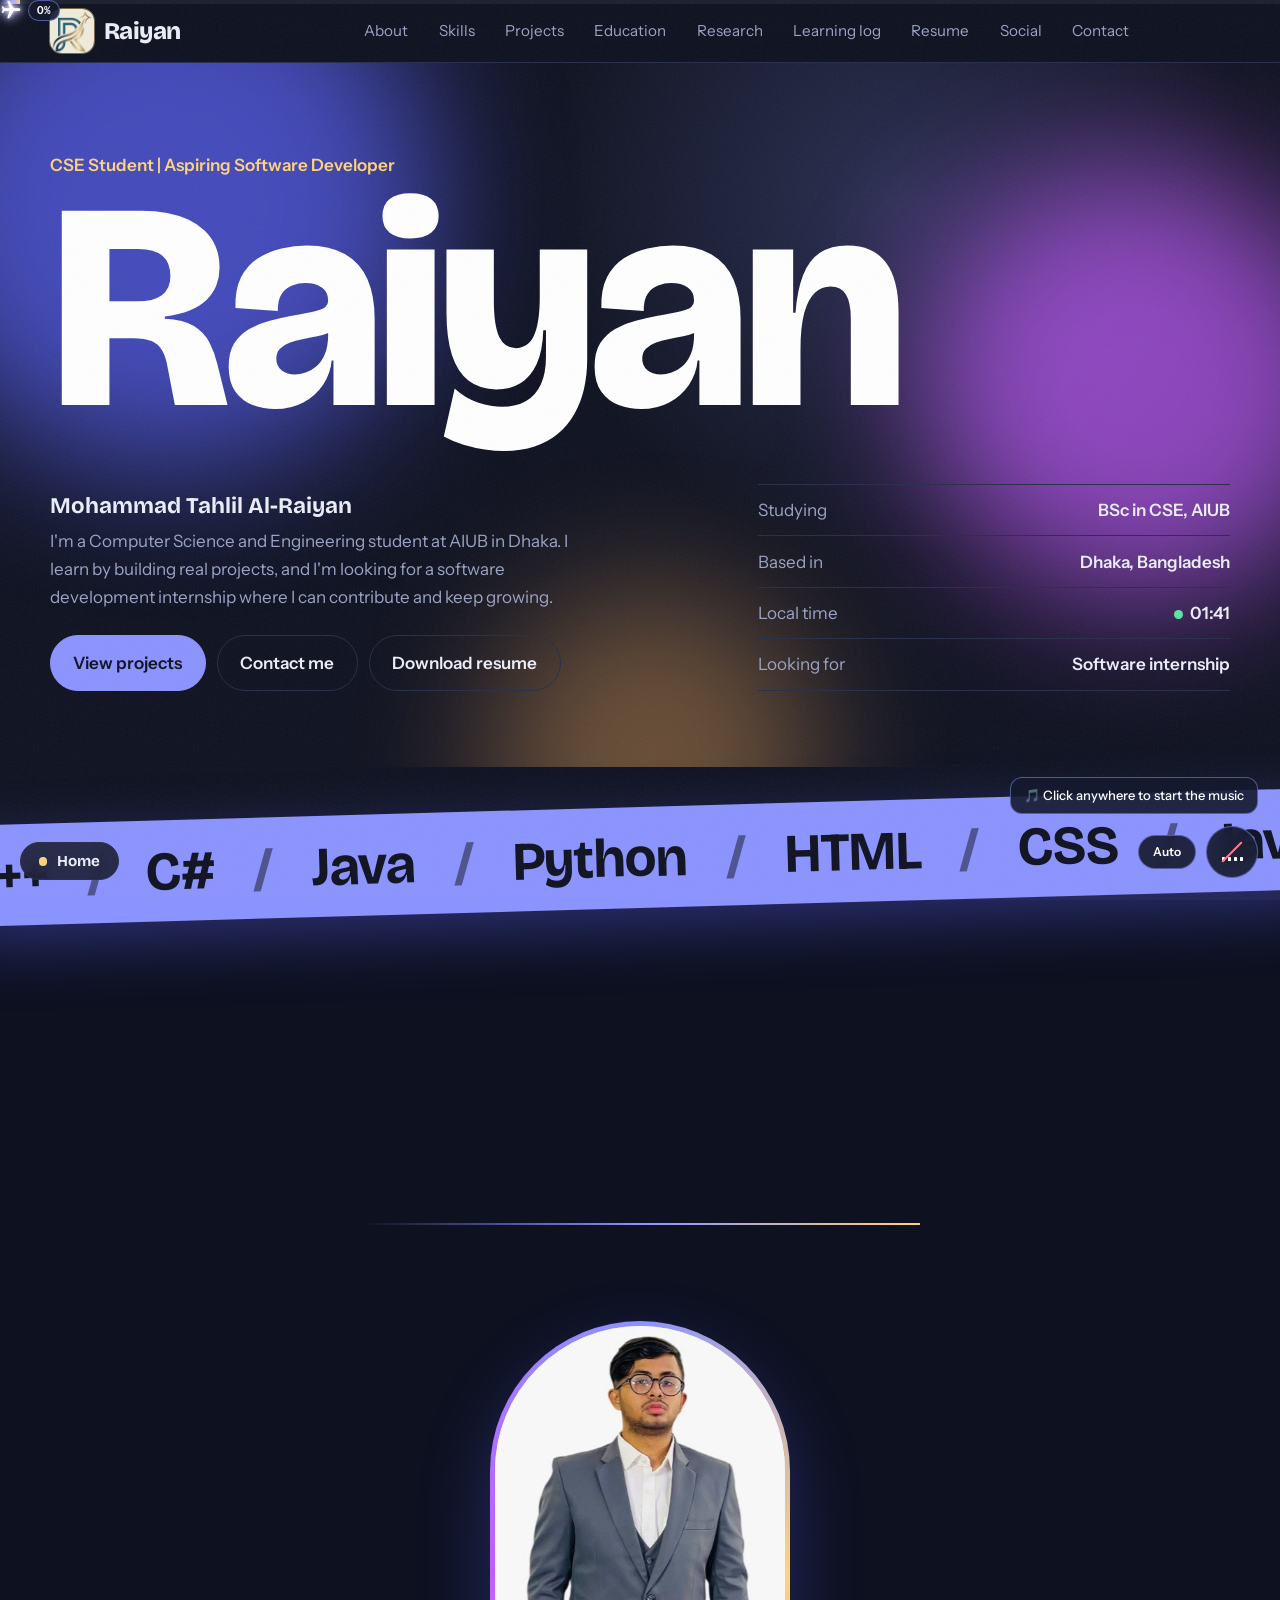
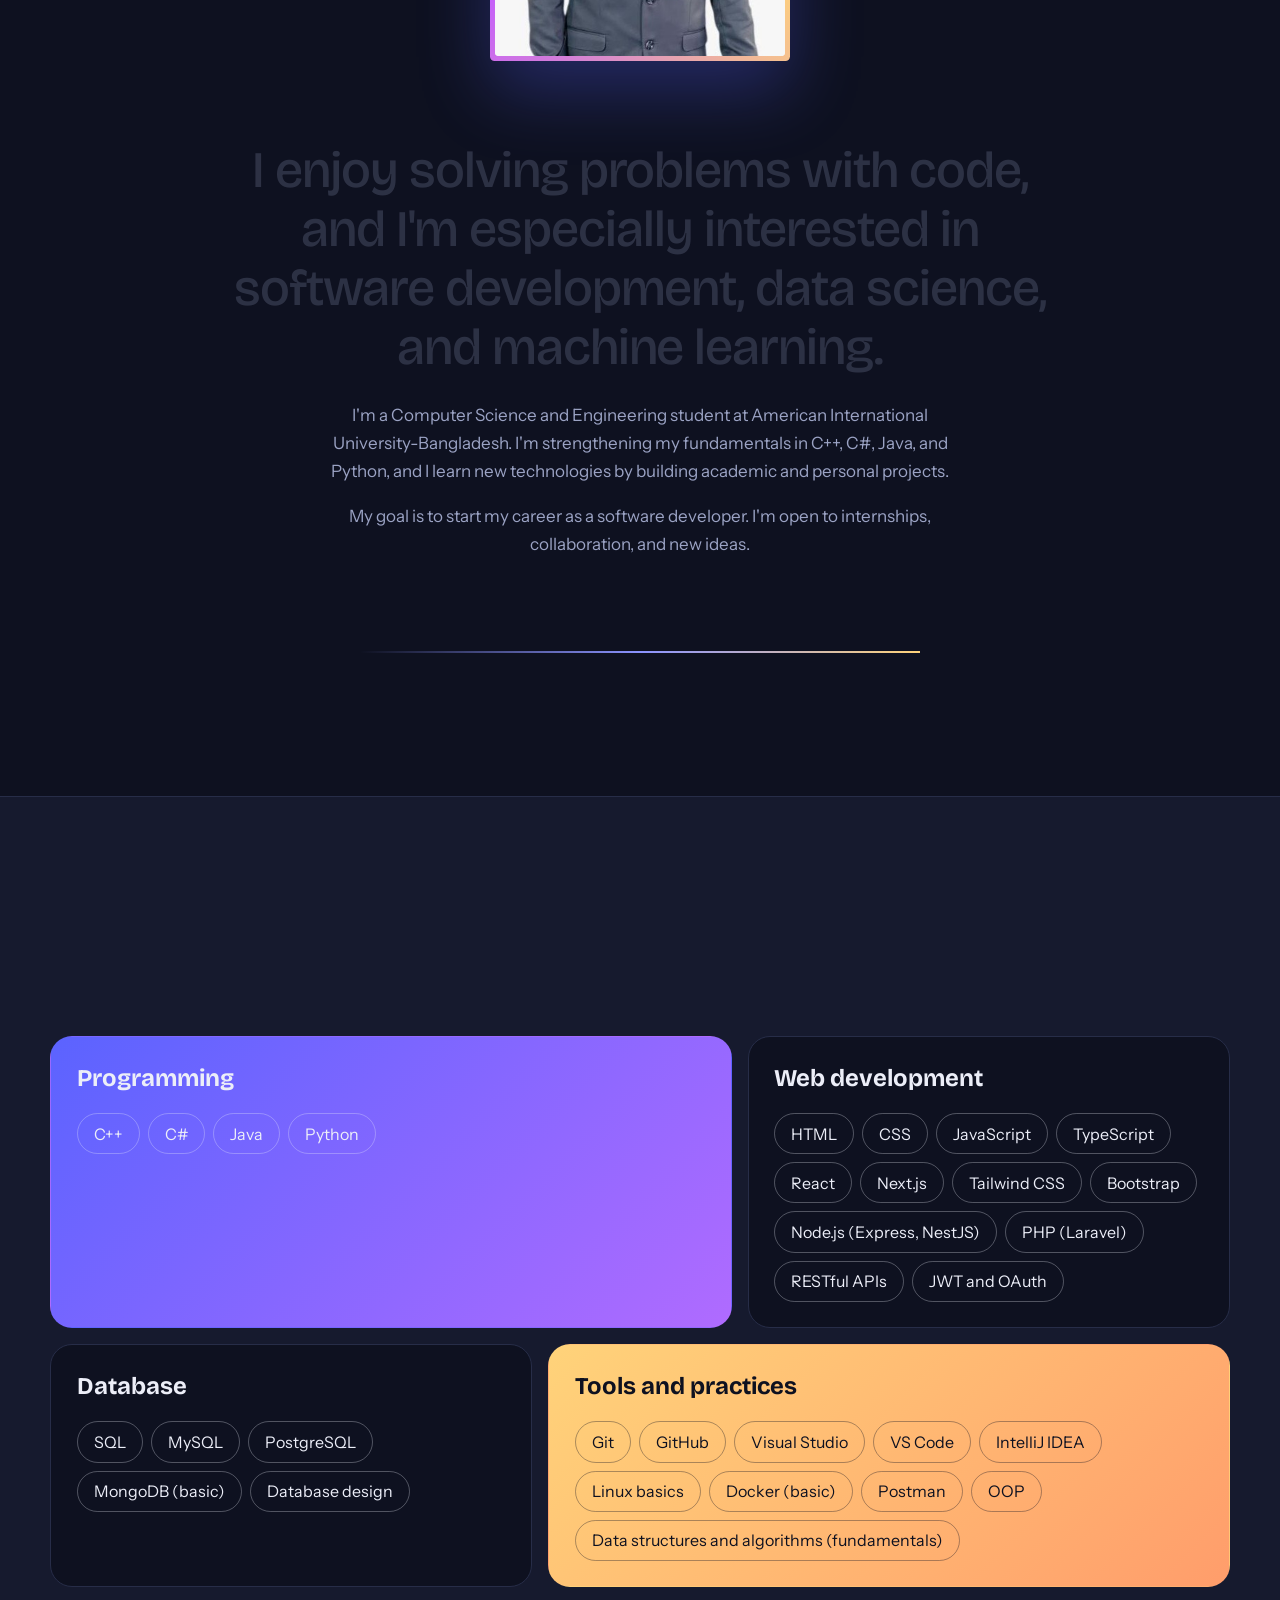
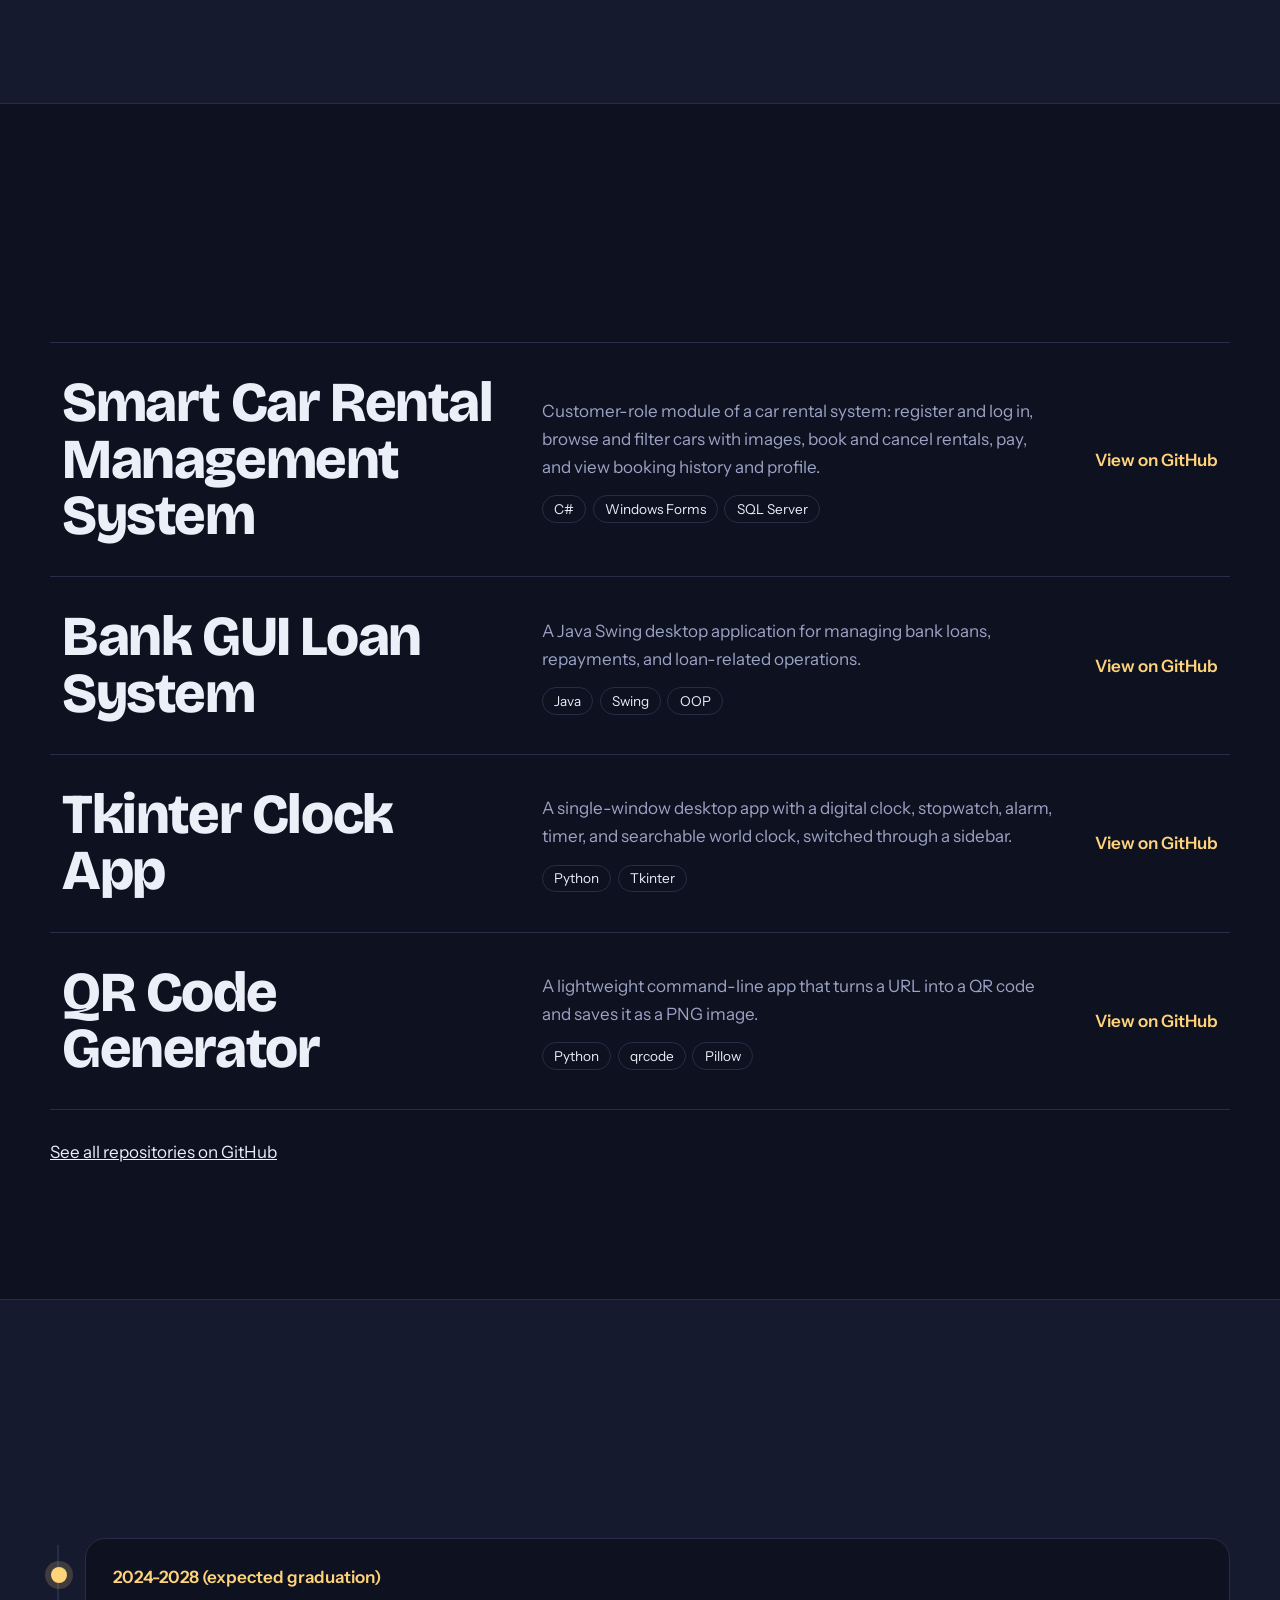
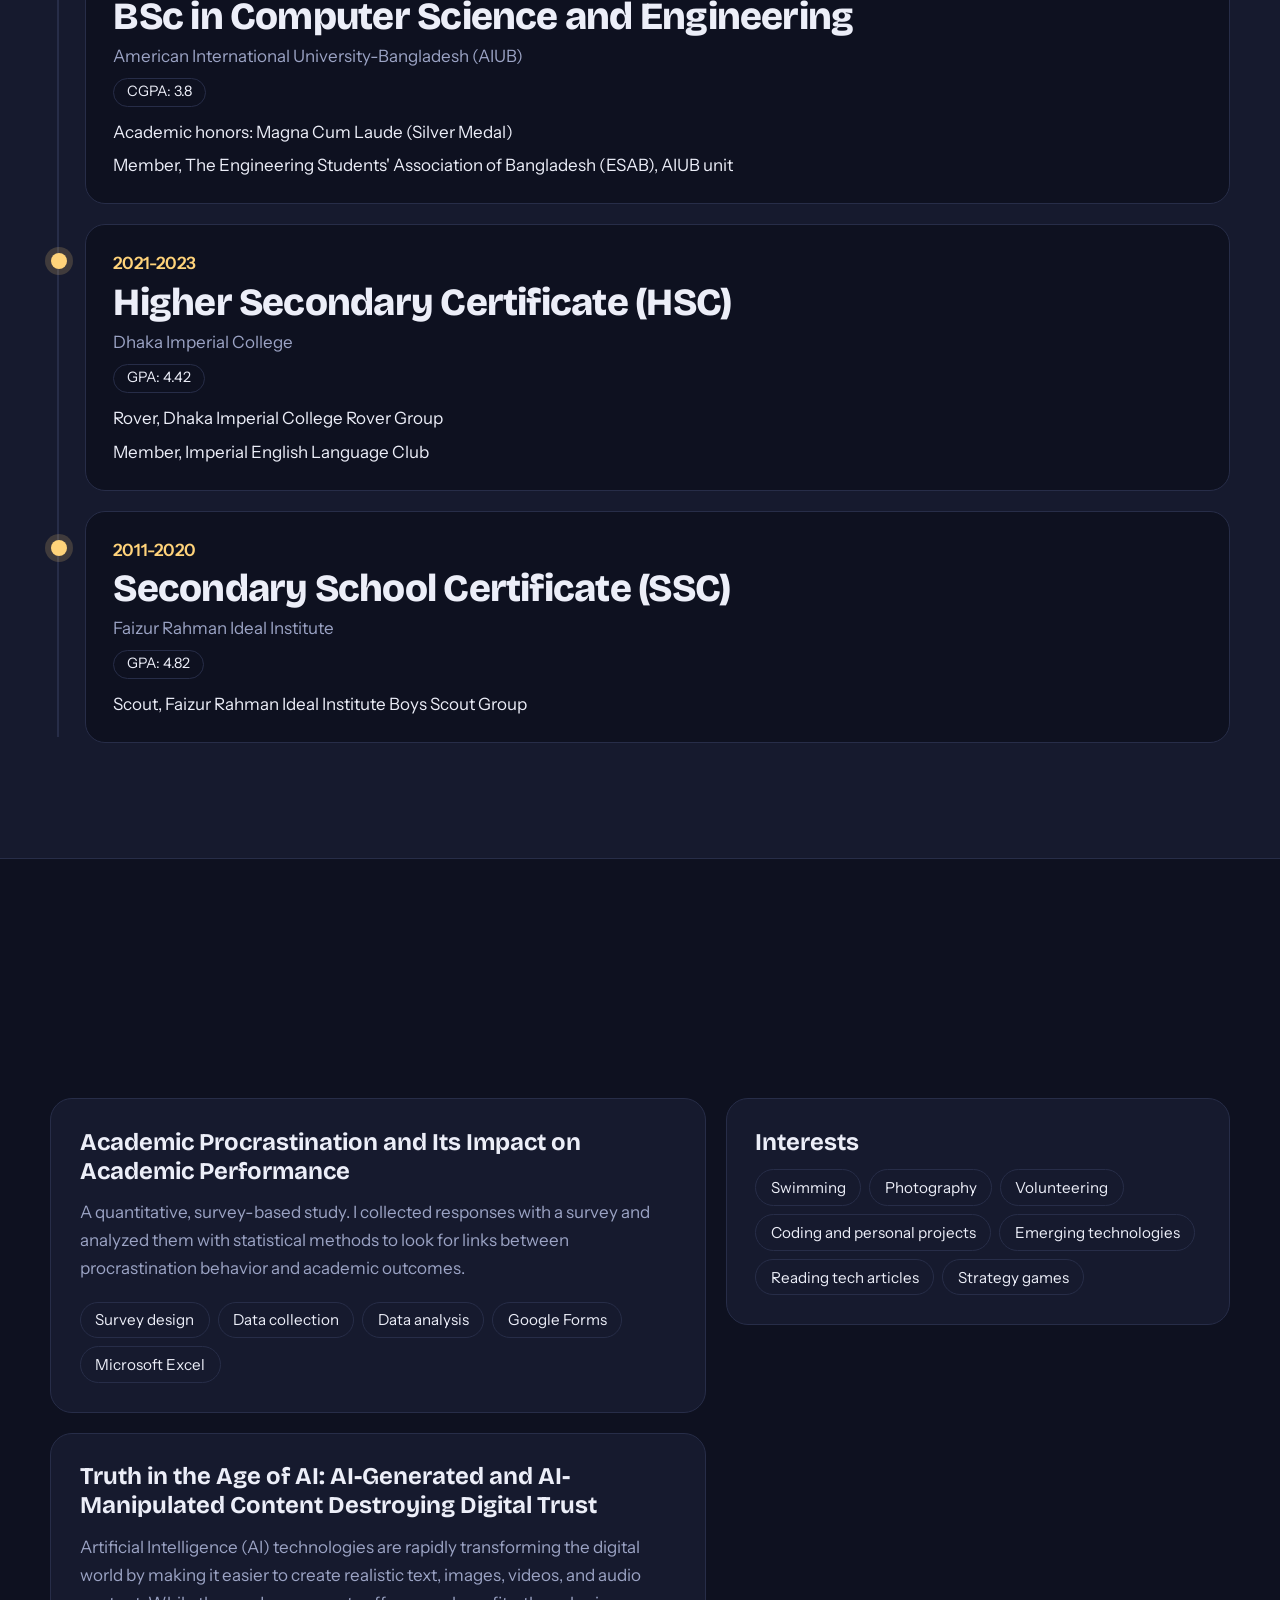
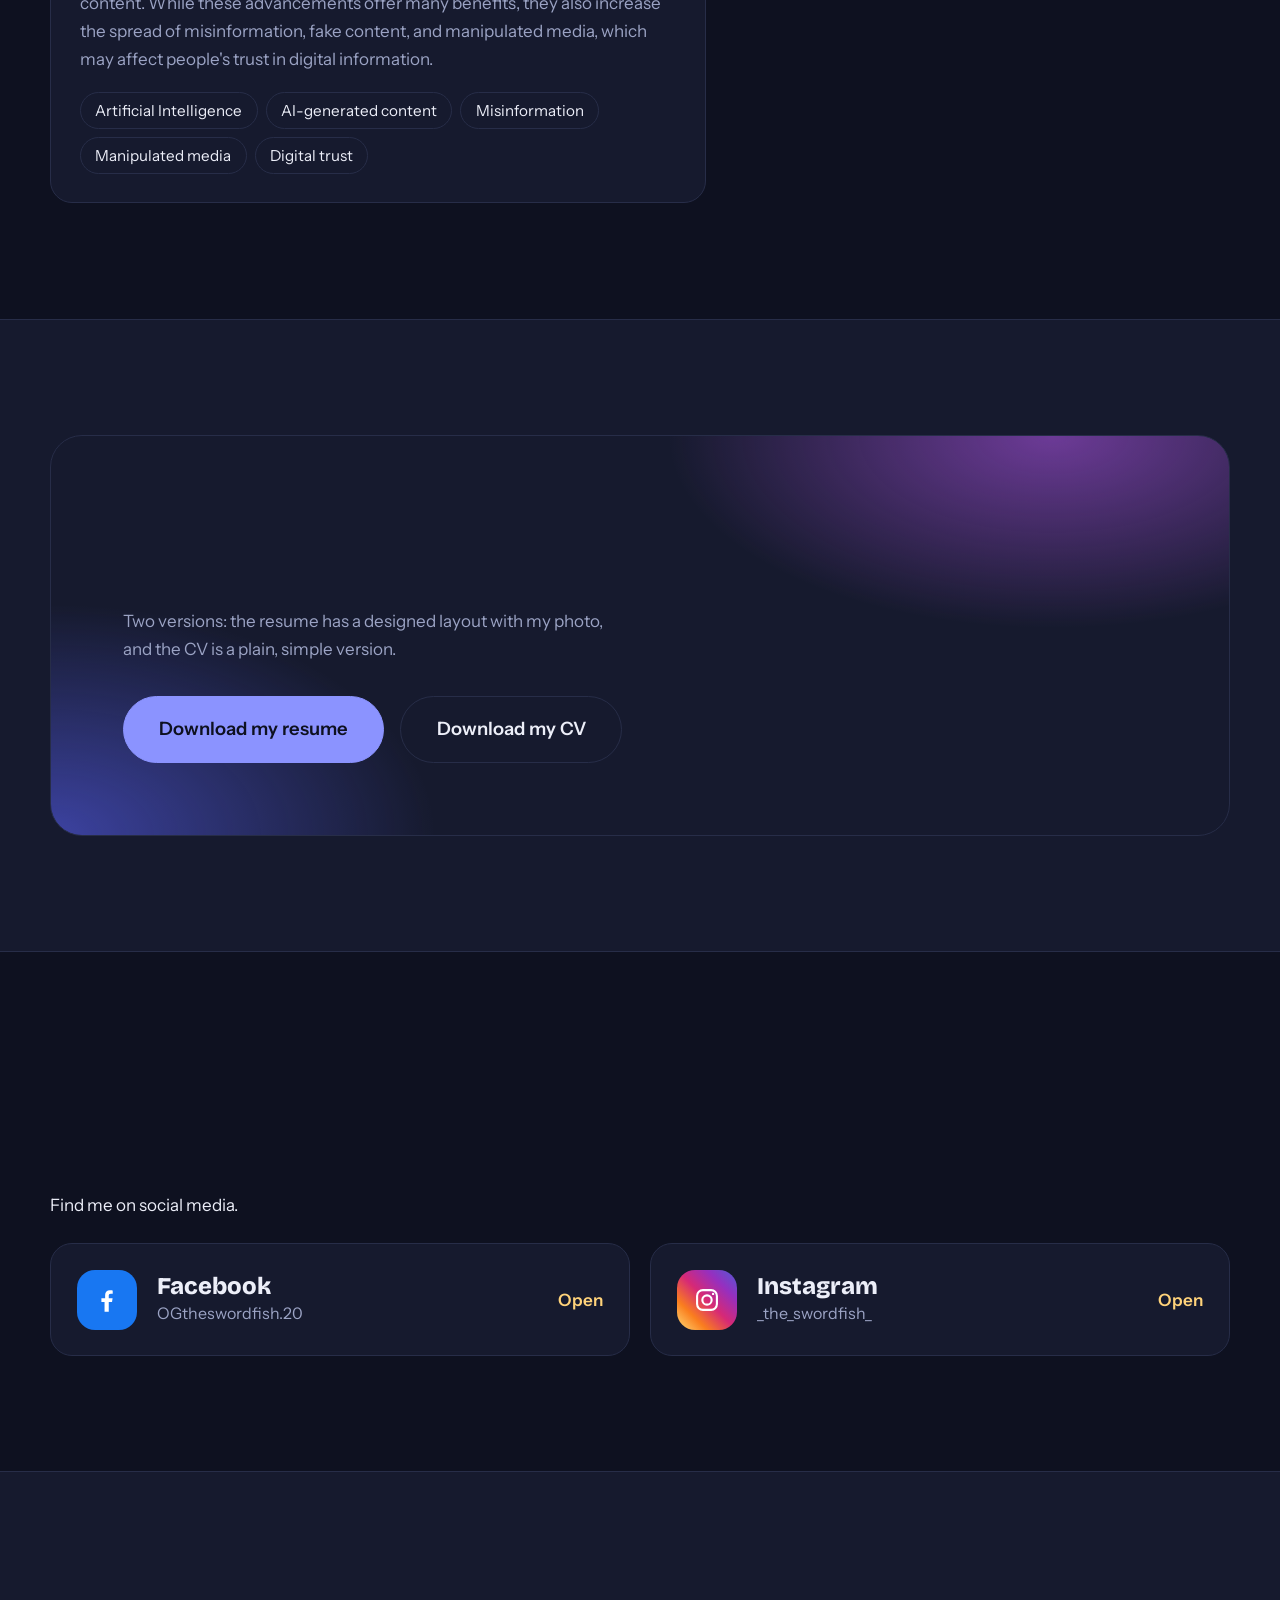
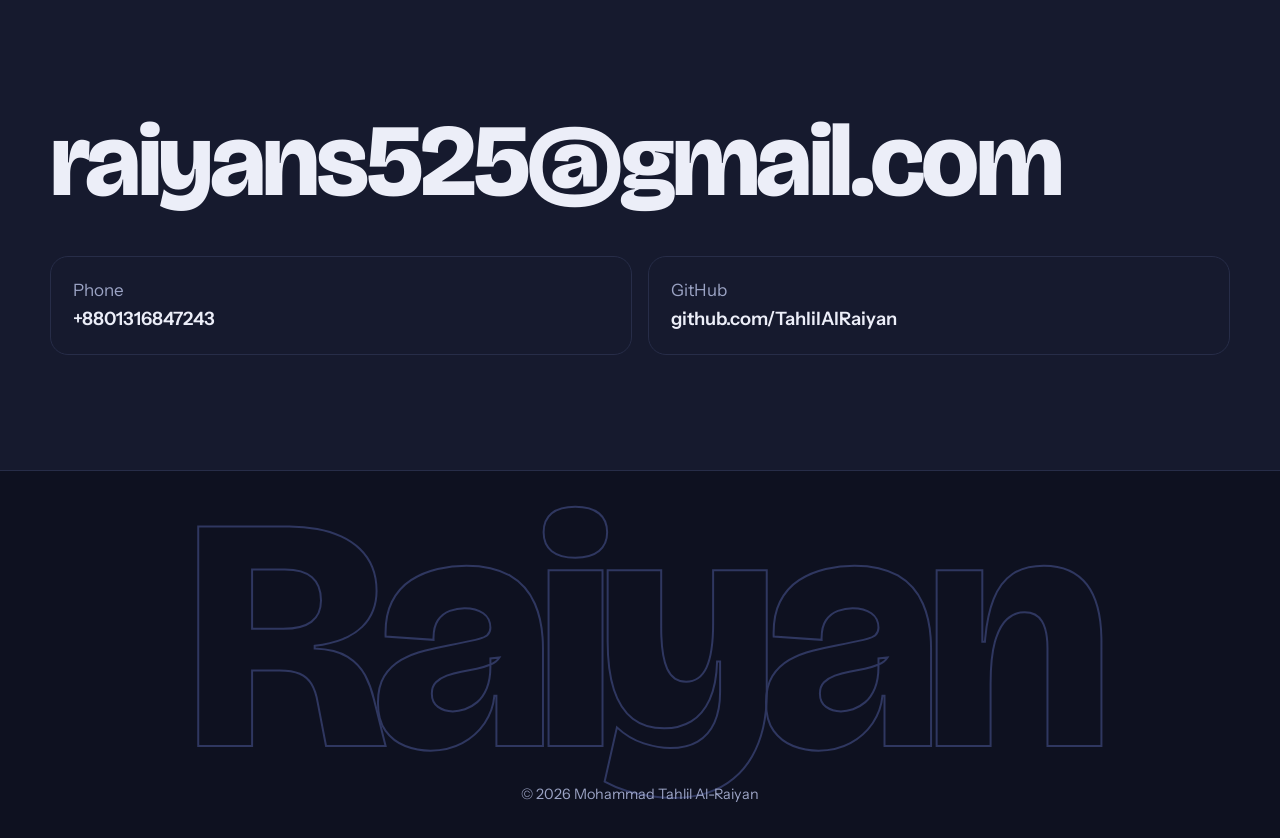
<file: index.html>
<!DOCTYPE html>
<html lang="en">
<head>
  <meta charset="UTF-8">
  <meta name="viewport" content="width=device-width, initial-scale=1">
  <title>Mohammad Tahlil Al-Raiyan | CSE Student and Aspiring Software Developer</title>
  <meta name="description" content="Portfolio of Mohammad Tahlil Al-Raiyan (Raiyan), a Computer Science and Engineering student at AIUB seeking software development internships.">
  <meta name="theme-color" content="#0e1120">
  <meta name="google-site-verification" content="YuwoGfIs7gBYwanNuq3zS1HojVNZ4t9JIBRWtxcv-FM" />
  <link rel="canonical" href="https://tahlilalraiyan.me/">
<meta name="author" content="Mohammad Tahlil Al-Raiyan">

<!-- Link preview (LinkedIn, Facebook, WhatsApp, Telegram, Discord) -->
<meta property="og:type" content="website">
<meta property="og:site_name" content="Raiyan | Portfolio">
<meta property="og:title" content="Mohammad Tahlil Al-Raiyan | CSE Student and Aspiring Software Developer">
<meta property="og:description" content="Projects in C#, Java and Python, resume and a learning log. Open to software development internships.">
<meta property="og:url" content="https://tahlilalraiyan.me/">
<meta property="og:image" content="https://tahlilalraiyan.me/og-image.jpg">
<meta property="og:image:width" content="1200">
<meta property="og:image:height" content="630">
<meta property="og:image:alt" content="Mohammad Tahlil Al-Raiyan, CSE student and aspiring software developer">

<!-- Twitter / X -->
<meta name="twitter:card" content="summary_large_image">
<meta name="twitter:title" content="Mohammad Tahlil Al-Raiyan | CSE Student and Aspiring Software Developer">
<meta name="twitter:description" content="Projects in C#, Java and Python, resume and a learning log.">
<meta name="twitter:image" content="https://tahlilalraiyan.me/og-image.jpg">

<!-- Google: tells search engines who this site is about -->
<script type="application/ld+json">
{
  "@context": "https://schema.org",
  "@type": "Person",
  "name": "Mohammad Tahlil Al-Raiyan",
  "alternateName": "Raiyan",
  "url": "https://tahlilalraiyan.me/",
  "image": "https://tahlilalraiyan.me/profile.jpg",
  "jobTitle": "Computer Science and Engineering Student",
  "alumniOf": { "@type": "CollegeOrUniversity", "name": "American International University-Bangladesh" },
  "address": { "@type": "PostalAddress", "addressLocality": "Dhaka", "addressCountry": "BD" },
  "knowsAbout": ["C#", "Java", "Python", "Web development", "Software development"],
  "sameAs": ["https://github.com/TahlilAlRaiyan"]
}
</script>

  <link rel="icon" href="logo.png">
  <link rel="preconnect" href="https://fonts.googleapis.com">
  <link rel="preconnect" href="https://fonts.gstatic.com" crossorigin>
  <link href="https://fonts.googleapis.com/css2?family=Bricolage+Grotesque:opsz,wght@12..96,500;12..96,700;12..96,800&family=Instrument+Sans:wght@400;500;600&display=swap" rel="stylesheet">
  <!-- IMPORTANT: keep index.html, style.css, script.js and Raiyan_Resume.pdf in the SAME folder. -->
  <link rel="stylesheet" href="style.css">
  <script src="script.js" defer></script>
  <link rel="stylesheet" href="extras.css">
  <script src="extras.js" defer></script>
</head>
<body>
  <div class="grain" aria-hidden="true"></div>
  <div class="where" aria-hidden="true"><span class="wdot"></span><span id="where">Home</span></div>
  <div class="cursor" aria-hidden="true"></div>
  <a class="skip" href="#main">Skip to content</a>
  <div class="progress" aria-hidden="true"></div>

  <header class="site-header">
    <nav class="nav" aria-label="Main">
      <a class="brand" href="#home" aria-label="Raiyan, back to top">
        <span class="logo-wrap"><img class="logo" src="logo.png" alt="" width="44" height="44"></span>
        <span class="bname" aria-hidden="true"><span style="--i:0">R</span><span style="--i:1">a</span><span style="--i:2">i</span><span style="--i:3">y</span><span style="--i:4">a</span><span style="--i:5">n</span></span>
      </a>
      <button class="nav-toggle" aria-expanded="false" aria-controls="menu">Menu</button>
      <ul id="menu" class="menu">
        <li><a href="#about">About</a></li><li><a href="#skills">Skills</a></li><li><a href="#projects">Projects</a></li>
        <li><a href="#education">Education</a></li><li><a href="#research">Research</a></li><li><a href="blog.html">Learning log</a></li><li><a href="#resume">Resume</a></li><li><a href="#social">Social</a></li><li><a href="#contact">Contact</a></li><li class="nav-pill" aria-hidden="true"></li>
      </ul>
    </nav>
  </header>

  <main id="main">
    <section id="home" class="hero">
      <div class="aurora" aria-hidden="true"><i></i><i></i><i></i></div>
      <div class="wrap">
        <p class="role">CSE Student | Aspiring Software Developer</p>
        <h1 aria-label="Raiyan"><span class="ch" style="--i:0" aria-hidden="true">R</span><span class="ch" style="--i:1" aria-hidden="true">a</span><span class="ch" style="--i:2" aria-hidden="true">i</span><span class="ch" style="--i:3" aria-hidden="true">y</span><span class="ch" style="--i:4" aria-hidden="true">a</span><span class="ch" style="--i:5" aria-hidden="true">n</span></h1>
        <div class="hero-foot">
          <div>
            <p class="fullname">Mohammad Tahlil Al-Raiyan</p>
            <p class="lead">I'm a Computer Science and Engineering student at AIUB in Dhaka. I learn by building real projects, and I'm looking for a software development internship where I can contribute and keep growing.</p>
            <div class="actions">
              <a class="btn primary" href="#projects">View projects</a>
              <a class="btn" href="#contact">Contact me</a>
              <a class="btn" href="Raiyan_Resume.pdf" download data-preview="Resume">Download resume</a>
            </div>
          </div>
          <ul class="facts">
            <li>Studying <b>BSc in CSE, AIUB</b></li>
            <li>Based in <b>Dhaka, Bangladesh</b></li>
            <li>Local time <b><span class="live"></span><span id="clock">--:--</span></b></li>
            <li>Looking for <b>Software internship</b></li>
          </ul>
        </div>
      </div>
    </section>

    <div class="marquee" aria-hidden="true"><div class="track"><span>C++</span><span>C#</span><span>Java</span><span>Python</span><span>HTML</span><span>CSS</span><span>JavaScript</span><span>React</span><span>SQL</span><span>Git</span><span>GitHub</span><span>C++</span><span>C#</span><span>Java</span><span>Python</span><span>HTML</span><span>CSS</span><span>JavaScript</span><span>React</span><span>SQL</span><span>Git</span><span>GitHub</span></div></div>

    <section id="about" class="section">
      <div class="wrap about">
        <h2>About me</h2>
        <span class="draw" aria-hidden="true"></span>
        <figure class="portrait">
          <img src="profile.jpg" alt="Portrait of Mohammad Tahlil Al-Raiyan" width="700" height="749" loading="lazy">
        </figure>
        <div>
          <p class="statement">I enjoy solving problems with code, and I'm especially interested in software development, data science, and machine learning.</p>
          <p>I'm a Computer Science and Engineering student at American International University-Bangladesh. I'm strengthening my fundamentals in C++, C#, Java, and Python, and I learn new technologies by building academic and personal projects.</p>
          <p>My goal is to start my career as a software developer. I'm open to internships, collaboration, and new ideas.</p>
        </div>
        <span class="draw" aria-hidden="true"></span>
      </div>
    </section>

    <section id="skills" class="section alt">
      <div class="wrap">
        <h2>Skills</h2>
        <div class="skills">
          <div><h3>Programming</h3><ul><li>C++</li><li>C#</li><li>Java</li><li>Python</li></ul></div>
          <div><h3>Web development</h3><ul><li>HTML</li><li>CSS</li><li>JavaScript</li><li>TypeScript</li><li>React</li><li>Next.js</li><li>Tailwind CSS</li><li>Bootstrap</li><li>Node.js (Express, NestJS)</li><li>PHP (Laravel)</li><li>RESTful APIs</li><li>JWT and OAuth</li></ul></div>
          <div><h3>Database</h3><ul><li>SQL</li><li>MySQL</li><li>PostgreSQL</li><li>MongoDB (basic)</li><li>Database design</li></ul></div>
          <div><h3>Tools and practices</h3><ul><li>Git</li><li>GitHub</li><li>Visual Studio</li><li>VS Code</li><li>IntelliJ IDEA</li><li>Linux basics</li><li>Docker (basic)</li><li>Postman</li><li>OOP</li><li>Data structures and algorithms (fundamentals)</li></ul></div>
        </div>
      </div>
    </section>

    <!-- To add a project, copy one <article class="row"> block below. -->
    <section id="projects" class="section">
      <div class="wrap">
        <h2>Projects</h2>
        <div class="rows">
          <article class="row">
            <h3><a href="https://github.com/TahlilAlRaiyan/Smart-Car-Rental-Management-System-Customer-Role" target="_blank" rel="noopener">Smart Car Rental Management System<span class="sr"> (GitHub, opens in a new tab)</span></a></h3>
            <div><p>Customer-role module of a car rental system: register and log in, browse and filter cars with images, book and cancel rentals, pay, and view booking history and profile.</p><ul class="tags"><li>C#</li><li>Windows Forms</li><li>SQL Server</li></ul></div>
            <span class="go" aria-hidden="true">View on GitHub</span>
          </article>
          <article class="row">
            <h3><a href="https://github.com/TahlilAlRaiyan/Bank-GUI-Loan-System" target="_blank" rel="noopener">Bank GUI Loan System<span class="sr"> (GitHub, opens in a new tab)</span></a></h3>
            <div><p>A Java Swing desktop application for managing bank loans, repayments, and loan-related operations.</p><ul class="tags"><li>Java</li><li>Swing</li><li>OOP</li></ul></div>
            <span class="go" aria-hidden="true">View on GitHub</span>
          </article>
          <article class="row">
            <h3><a href="https://github.com/TahlilAlRaiyan/tkinter-clock-app-python" target="_blank" rel="noopener">Tkinter Clock App<span class="sr"> (GitHub, opens in a new tab)</span></a></h3>
            <div><p>A single-window desktop app with a digital clock, stopwatch, alarm, timer, and searchable world clock, switched through a sidebar.</p><ul class="tags"><li>Python</li><li>Tkinter</li></ul></div>
            <span class="go" aria-hidden="true">View on GitHub</span>
          </article>
          <article class="row">
            <h3><a href="https://github.com/TahlilAlRaiyan/qr-code-generator-python" target="_blank" rel="noopener">QR Code Generator<span class="sr"> (GitHub, opens in a new tab)</span></a></h3>
            <div><p>A lightweight command-line app that turns a URL into a QR code and saves it as a PNG image.</p><ul class="tags"><li>Python</li><li>qrcode</li><li>Pillow</li></ul></div>
            <span class="go" aria-hidden="true">View on GitHub</span>
          </article>
        </div>
        <p class="more"><a href="https://github.com/TahlilAlRaiyan?tab=repositories" target="_blank" rel="noopener">See all repositories on GitHub<span class="sr"> (opens in a new tab)</span></a></p>
      </div>
    </section>

    <section id="education" class="section alt">
      <div class="wrap">
        <h2>Education</h2>
        <ol class="timeline">
          <li class="tl">
            <span class="dot" aria-hidden="true"></span>
            <p class="when">2024-2028 (expected graduation)</p>
            <h3>BSc in Computer Science and Engineering</h3>
            <p>American International University-Bangladesh (AIUB)</p>
            <span class="gpa">CGPA: 3.8</span>
            <ul>
              <li>Academic honors: Magna Cum Laude (Silver Medal)</li>
              <li>Member, The Engineering Students' Association of Bangladesh (ESAB), AIUB unit</li>
            </ul>
          </li>
          <li class="tl">
            <span class="dot" aria-hidden="true"></span>
            <p class="when">2021-2023</p>
            <h3>Higher Secondary Certificate (HSC)</h3>
            <p>Dhaka Imperial College</p>
            <span class="gpa">GPA: 4.42</span>
            <ul>
              <li>Rover, Dhaka Imperial College Rover Group</li>
              <li>Member, Imperial English Language Club</li>
            </ul>
          </li>
          <li class="tl">
            <span class="dot" aria-hidden="true"></span>
            <p class="when">2011-2020</p>
            <h3>Secondary School Certificate (SSC)</h3>
            <p>Faizur Rahman Ideal Institute</p>
            <span class="gpa">GPA: 4.82</span>
            <ul>
              <li>Scout, Faizur Rahman Ideal Institute Boys Scout Group</li>
            </ul>
          </li>
          <!-- To add more, copy a block above (newest first). Only add what you can prove. -->
        </ol>
      </div>
    </section>

    <section id="research" class="section">
      <div class="wrap">
        <h2>Research and interests</h2>
        <div class="duo">
          <div class="stack">
          <article class="card2">
            <h3>Academic Procrastination and Its Impact on Academic Performance</h3>
            <p>A quantitative, survey-based study. I collected responses with a survey and analyzed them with statistical methods to look for links between procrastination behavior and academic outcomes.</p>
            <ul class="chips"><li>Survey design</li><li>Data collection</li><li>Data analysis</li><li>Google Forms</li><li>Microsoft Excel</li></ul>
          </article>
          <article class="card2">
            <h3>Truth in the Age of AI: AI-Generated and AI-Manipulated Content Destroying Digital Trust</h3>
            <p>Artificial Intelligence (AI) technologies are rapidly transforming the digital world by making it easier to create realistic text, images, videos, and audio content. While these advancements offer many benefits, they also increase the spread of misinformation, fake content, and manipulated media, which may affect people's trust in digital information.</p>
            <ul class="chips"><li>Artificial Intelligence</li><li>AI-generated content</li><li>Misinformation</li><li>Manipulated media</li><li>Digital trust</li></ul>
          </article>
          </div>
          <article class="card2">
            <h3>Interests</h3>
            <ul class="chips"><li>Swimming</li><li>Photography</li><li>Volunteering</li><li>Coding and personal projects</li><li>Emerging technologies</li><li>Reading tech articles</li><li>Strategy games</li></ul>
          </article>
        </div>
      </div>
    </section>

    <section id="resume" class="section alt">
      <div class="wrap">
        <div class="resume-card">
          <h2>Resume and CV</h2>
          <p>Two versions: the resume has a designed layout with my photo, and the CV is a plain, simple version.</p>
          <div class="actions">
            <a class="btn primary big" href="Raiyan_Resume.pdf" download data-preview="Resume">Download my resume</a>
            <a class="btn big" href="Raiyan_CV.pdf" download data-preview="CV">Download my CV</a>
          </div>
        </div>
      </div>
    </section>

    <section id="social" class="section">
      <div class="wrap">
        <h2>Social</h2>
        <p class="sub">Find me on social media.</p>
        <div class="social-grid">
          <a class="soc fb" href="https://www.facebook.com/OGtheswordfish.20/" target="_blank" rel="noopener">
            <span class="ico" aria-hidden="true"><svg viewBox="0 0 24 24" fill="currentColor"><path d="M13.5 22v-8.2h2.8l.5-3.3h-3.3V8.4c0-.9.4-1.7 1.8-1.7h1.6V3.8c-.3 0-1.3-.2-2.4-.2-2.5 0-4.1 1.5-4.1 4.2v2.7H7.2v3.3h2.7V22h3.6z"/></svg></span>
            <span><b>Facebook</b><small>OGtheswordfish.20</small></span>
            <span class="go2" aria-hidden="true">Open</span><span class="sr">(opens in a new tab)</span>
          </a>
          <a class="soc ig" href="https://www.instagram.com/_the_swordfish_" target="_blank" rel="noopener">
            <span class="ico" aria-hidden="true"><svg viewBox="0 0 24 24" fill="none" stroke="currentColor" stroke-width="1.8"><rect x="3.5" y="3.5" width="17" height="17" rx="5"/><circle cx="12" cy="12" r="4"/><circle cx="17.2" cy="6.8" r="1" fill="currentColor" stroke="none"/></svg></span>
            <span><b>Instagram</b><small>_the_swordfish_</small></span>
            <span class="go2" aria-hidden="true">Open</span><span class="sr">(opens in a new tab)</span>
          </a>
        </div>
      </div>
    </section>

    <section id="contact" class="section alt">
      <div class="wrap">
        <h2>Contact</h2>
        <a class="cta-link" href="mailto:raiyans525@gmail.com">raiyans525@gmail.com</a>
        <ul class="contact">
          <li>Phone<a href="tel:+8801316847243">+8801316847243</a></li>
          <li>GitHub<a href="https://github.com/TahlilAlRaiyan" target="_blank" rel="noopener">github.com/TahlilAlRaiyan<span class="sr"> (opens in a new tab)</span></a></li>
          <!-- LinkedIn: add an <li> like the ones above when you create a profile. -->
        </ul>
      </div>
    </section>
  </main>

  <!-- Preview and permission dialog for resume / CV downloads -->
  <dialog id="dl-dialog" class="dl" aria-labelledby="dl-title">
    <div class="dl-box">
      <div class="dl-head">
        <h2 id="dl-title">Preview</h2>
        <button type="button" class="dl-x" data-dl-cancel aria-label="Close preview">&times;</button>
      </div>
      <div class="dl-view">
        <object id="dl-object" type="application/pdf" data="">
          <p class="dl-fallback">Your browser can't show the PDF here. <a id="dl-open" href="#" target="_blank" rel="noopener">Open it in a new tab<span class="sr"> (opens in a new tab)</span></a> to read it.</p>
        </object>
      </div>
      <div class="dl-foot">
        <p id="dl-ask">Do you want to download this file?</p>
        <div class="actions">
          <button type="button" class="btn" data-dl-cancel>Cancel</button>
          <button type="button" class="btn primary" id="dl-accept">Yes, download</button>
        </div>
      </div>
    </div>
  </dialog>

  <footer class="footer"><p class="wordmark" aria-hidden="true">Raiyan</p><p>&copy; <span id="year">2026</span> Mohammad Tahlil Al-Raiyan</p></footer>
</body>
</html>
</file>
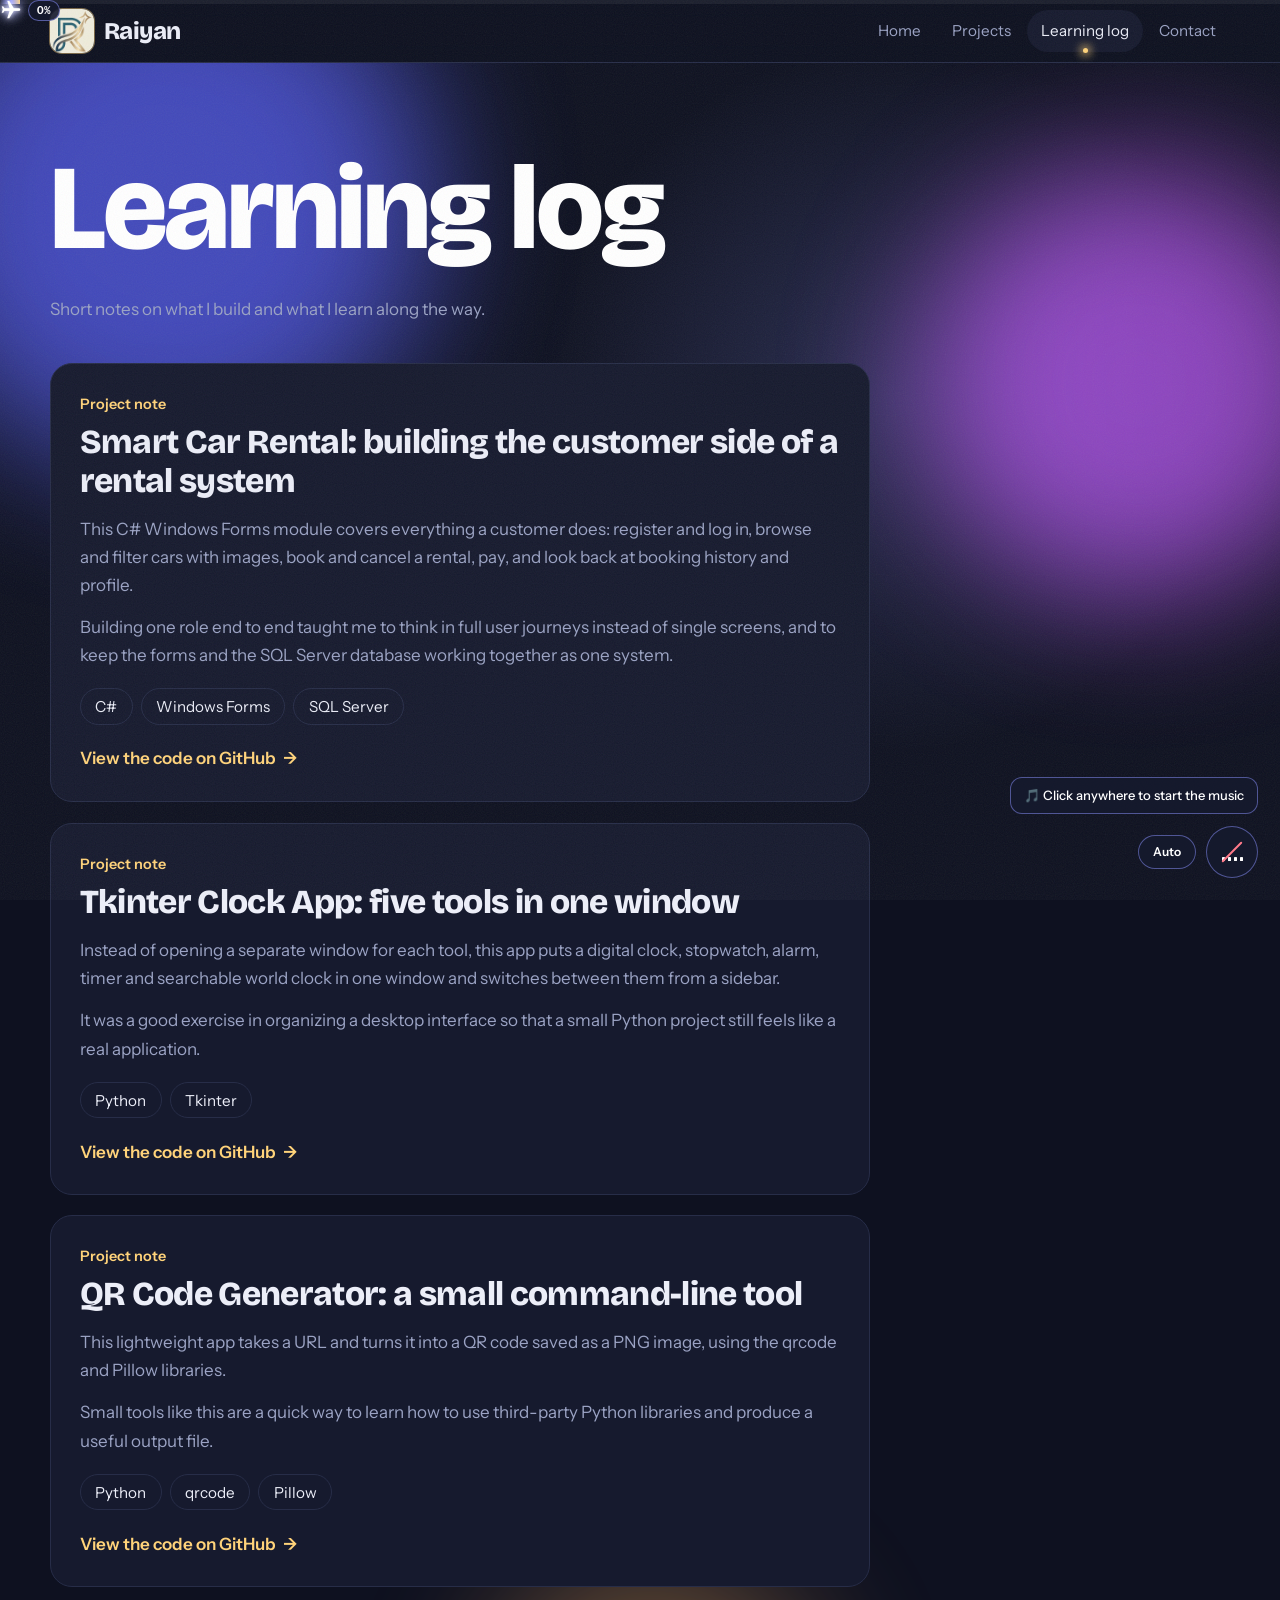
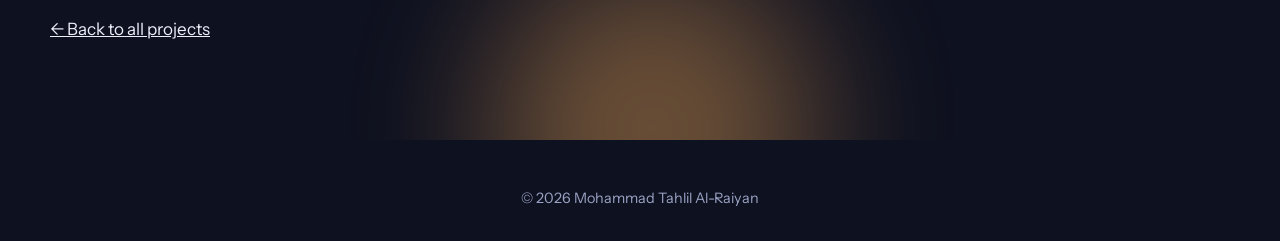
<file: blog.html>
<!DOCTYPE html>
<html lang="en">
<head>
  <meta charset="UTF-8">
  <meta name="viewport" content="width=device-width, initial-scale=1">
  <title>Learning log | Mohammad Tahlil Al-Raiyan</title>
  <meta name="description" content="Short notes on what I build and learn: projects in C#, Java and Python by Mohammad Tahlil Al-Raiyan.">
  <meta name="theme-color" content="#0e1120">
  <link rel="icon" href="logo.png">
  <link rel="preconnect" href="https://fonts.googleapis.com">
  <link rel="preconnect" href="https://fonts.gstatic.com" crossorigin>
  <link href="https://fonts.googleapis.com/css2?family=Bricolage+Grotesque:opsz,wght@12..96,500;12..96,700;12..96,800&family=Instrument+Sans:wght@400;500;600&display=swap" rel="stylesheet">
  <link rel="stylesheet" href="style.css">
  <script src="mini.js" defer></script>
  <link rel="stylesheet" href="extras.css">
  <script src="extras.js" defer></script>
</head>
<body>
  <div class="grain" aria-hidden="true"></div>
  <div class="cursor" aria-hidden="true"></div>
  <div class="progress" aria-hidden="true"></div>
  <a class="skip" href="#main">Skip to content</a>
  <header class="site-header">
    <nav class="nav" aria-label="Main">
      <a class="brand" href="index.html#home" aria-label="Raiyan, back to home">
        <span class="logo-wrap"><img class="logo" src="logo.png" alt="" width="44" height="44"></span>
        <span class="bname" aria-hidden="true"><span style="--i:0">R</span><span style="--i:1">a</span><span style="--i:2">i</span><span style="--i:3">y</span><span style="--i:4">a</span><span style="--i:5">n</span></span>
      </a>
      <button class="nav-toggle" aria-expanded="false" aria-controls="menu">Menu</button>
      <ul id="menu" class="menu">
        <li><a href="index.html#home">Home</a></li><li><a href="index.html#projects">Projects</a></li><li><a href="blog.html" aria-current="page" class="active">Learning log</a></li><li><a href="index.html#contact">Contact</a></li>
      </ul>
    </nav>
  </header>

  <main id="main" class="page hero">
    <div class="aurora" aria-hidden="true"><i></i><i></i><i></i></div>
    <div class="wrap">
      <h1 data-split>Learning log</h1>
      <p class="intro">Short notes on what I build and what I learn along the way.</p>
      <div class="posts">
        <!-- To add a post, copy one <article class="card2 post"> block below and put it at the TOP (newest first). -->
        <article class="card2 post">
          <p class="kicker">Project note</p>
          <h2>Smart Car Rental: building the customer side of a rental system</h2>
          <p>This C# Windows Forms module covers everything a customer does: register and log in, browse and filter cars with images, book and cancel a rental, pay, and look back at booking history and profile.</p>
          <p>Building one role end to end taught me to think in full user journeys instead of single screens, and to keep the forms and the SQL Server database working together as one system.</p>
          <ul class="chips"><li>C#</li><li>Windows Forms</li><li>SQL Server</li></ul>
          <a class="src" href="https://github.com/TahlilAlRaiyan/Smart-Car-Rental-Management-System-Customer-Role" target="_blank" rel="noopener">View the code on GitHub<span class="sr"> (GitHub, opens in a new tab)</span></a>
        </article>
        <article class="card2 post">
          <p class="kicker">Project note</p>
          <h2>Tkinter Clock App: five tools in one window</h2>
          <p>Instead of opening a separate window for each tool, this app puts a digital clock, stopwatch, alarm, timer and searchable world clock in one window and switches between them from a sidebar.</p>
          <p>It was a good exercise in organizing a desktop interface so that a small Python project still feels like a real application.</p>
          <ul class="chips"><li>Python</li><li>Tkinter</li></ul>
          <a class="src" href="https://github.com/TahlilAlRaiyan/tkinter-clock-app-python" target="_blank" rel="noopener">View the code on GitHub<span class="sr"> (GitHub, opens in a new tab)</span></a>
        </article>
        <article class="card2 post">
          <p class="kicker">Project note</p>
          <h2>QR Code Generator: a small command-line tool</h2>
          <p>This lightweight app takes a URL and turns it into a QR code saved as a PNG image, using the qrcode and Pillow libraries.</p>
          <p>Small tools like this are a quick way to learn how to use third-party Python libraries and produce a useful output file.</p>
          <ul class="chips"><li>Python</li><li>qrcode</li><li>Pillow</li></ul>
          <a class="src" href="https://github.com/TahlilAlRaiyan/qr-code-generator-python" target="_blank" rel="noopener">View the code on GitHub<span class="sr"> (GitHub, opens in a new tab)</span></a>
        </article>
      </div>
      <p class="more"><a href="index.html#projects">&larr; Back to all projects</a></p>
    </div>
  </main>

  <footer class="footer"><p>&copy; <span id="year">2026</span> Mohammad Tahlil Al-Raiyan</p></footer>
</body>
</html>
</file>
<file: style.css>
/* Colors: edit these and the whole site updates. */
:root{--bg:#0e1120;--surface:#161a2e;--line:#272d48;--text:#eceef8;--muted:#9ba3c4;--accent:#8b93ff;--hot:#ffd37a;--ink:#0e1120;
--display:"Bricolage Grotesque","Arial Narrow",Impact,system-ui,sans-serif;--body:"Instrument Sans",system-ui,-apple-system,"Segoe UI",Roboto,Arial,sans-serif}
*,*::before,*::after{box-sizing:border-box}
html{scroll-behavior:smooth;scroll-padding-top:70px}
body{margin:0;background:var(--bg);color:var(--text);font:1.0625rem/1.65 var(--body);overflow-x:hidden}
a{color:inherit}
:focus-visible{outline:3px solid var(--hot);outline-offset:3px}
.wrap{width:min(1180px,100% - 2.5rem);margin-inline:auto}
.skip{position:absolute;left:-999px;top:0;background:var(--hot);color:var(--ink);padding:.5rem 1rem;z-index:100}.skip:focus{left:0}
.sr{position:absolute;width:1px;height:1px;overflow:hidden;clip:rect(0 0 0 0);white-space:nowrap}
.progress{position:fixed;inset:0 0 auto 0;height:3px;background:var(--accent);transform:scaleX(0);transform-origin:0 50%;z-index:60}

/* Header */
.site-header{position:sticky;top:0;z-index:50;background:rgba(14,17,32,.85);backdrop-filter:blur(10px);border-bottom:1px solid var(--line)}
.nav{width:min(1180px,100% - 2.5rem);margin-inline:auto;display:flex;align-items:center;justify-content:space-between;min-height:62px}
.brand{font:800 1.5rem var(--display);text-decoration:none;letter-spacing:-.02em}
.menu{display:flex;gap:.2rem;list-style:none;margin:0;padding:0}
.menu a{display:block;padding:.5rem .85rem;color:var(--muted);text-decoration:none;border-radius:99px;font-size:.95rem;transition:color .2s,background .2s}
.menu a:hover,.menu a.active{color:var(--text);background:var(--surface)}
.nav-toggle{display:none;background:var(--surface);color:var(--text);border:1px solid var(--line);border-radius:99px;padding:.45rem 1rem;font:inherit;cursor:pointer}

/* Hero: the one big moment */
.hero{position:relative;padding:clamp(2.5rem,7vw,5.5rem) 0 clamp(3rem,6vw,5rem);overflow:hidden;
background:radial-gradient(34rem 34rem at var(--mx,70%) var(--my,20%),rgba(139,147,255,.22),transparent 65%)}
.role{margin:0 0 .5rem;color:var(--hot);font-weight:600}
h1{margin:0;font:800 clamp(5rem,23vw,20rem)/.82 var(--display);letter-spacing:-.045em;padding-bottom:.08em;overflow:hidden}
.ch{display:inline-block;animation:up 1s cubic-bezier(.2,.9,.2,1) both;animation-delay:calc(var(--i)*80ms)}
@keyframes up{from{transform:translateY(105%)}}
.hero-foot{display:grid;grid-template-columns:1.4fr 1fr;gap:2rem 3rem;margin-top:2rem;align-items:end}
.fullname{font:700 1.4rem var(--display);margin:0 0 .5rem}
.lead{color:var(--muted);max-width:50ch;margin:0 0 1.5rem}
.facts{list-style:none;margin:0;padding:0;border-top:1px solid var(--line)}
.facts li{display:flex;justify-content:space-between;gap:1rem;padding:.7rem 0;border-bottom:1px solid var(--line);color:var(--muted)}
.facts b{color:var(--text);font-weight:600;text-align:right}
.live{display:inline-block;width:.55rem;height:.55rem;border-radius:50%;background:#5be3a1;margin-right:.45rem}

.actions{display:flex;flex-wrap:wrap;gap:.7rem}
.btn{display:inline-block;padding:.8rem 1.4rem;border:1px solid var(--line);border-radius:99px;text-decoration:none;font-weight:600;transition:transform .2s,background .2s,color .2s,border-color .2s}
.btn:hover{border-color:var(--text);transform:translateY(-2px)}
.btn.primary{background:var(--accent);color:var(--ink);border-color:var(--accent)}.btn.primary:hover{background:var(--text);border-color:var(--text)}

/* Marquee */
.marquee{border-block:1px solid var(--line);overflow:hidden;padding:1rem 0;background:var(--surface)}
.track{display:flex;width:max-content;animation:slide 32s linear infinite}
.marquee:hover .track{animation-play-state:paused}
.track span{font:700 clamp(1.4rem,3vw,2.2rem) var(--display);padding-right:2.5rem;white-space:nowrap}
.track span::after{content:"/";color:var(--accent);padding-left:2.5rem}
@keyframes slide{to{transform:translateX(-50%)}}

/* Sections */
.section{padding:clamp(4rem,9vw,7.5rem) 0}
.alt{background:var(--surface);border-block:1px solid var(--line)}
h2{font:800 clamp(2.6rem,7vw,5.5rem)/.95 var(--display);letter-spacing:-.035em;margin:0 0 2.5rem}
h3{font:700 1.2rem/1.3 var(--display);margin:0 0 .8rem}
.about{display:grid;grid-template-columns:1.5fr 1fr;gap:3rem;align-items:start}
.statement{font:500 clamp(1.4rem,2.6vw,2rem)/1.35 var(--display);margin:0 0 1.5rem}
.about p{color:var(--muted);max-width:60ch}

.skills{display:grid;grid-template-columns:repeat(auto-fit,minmax(230px,1fr));gap:2rem}
.skills ul{list-style:none;margin:0;padding:0;border-top:1px solid var(--line)}
.skills li{padding:.65rem 0;border-bottom:1px solid var(--line);font-size:1.15rem;transition:padding .25s,color .25s}
.skills li:hover{padding-left:.6rem;color:var(--hot)}

/* Projects as editorial rows */
.rows{border-top:1px solid var(--line)}
.row{position:relative;display:grid;grid-template-columns:1.2fr 1.4fr auto;gap:1rem 2.5rem;align-items:center;padding:2rem .75rem;border-bottom:1px solid var(--line);transition:background .3s,padding .3s}
.row:hover,.row:focus-within{background:var(--surface);padding-left:1.5rem}
.row h3{font:800 clamp(1.7rem,3.4vw,2.8rem)/1 var(--display);letter-spacing:-.025em;margin:0}
.row h3 a{text-decoration:none}
.row h3 a::after{content:"";position:absolute;inset:0}
.row:hover h3 a{color:var(--accent)}
.row p{margin:0;color:var(--muted)}
.row .tags{list-style:none;margin:.9rem 0 0;padding:0;display:flex;flex-wrap:wrap;gap:.4rem}
.tags li{border:1px solid var(--line);border-radius:99px;padding:.1rem .7rem;font-size:.85rem;color:var(--text)}
.go{font-weight:600;color:var(--hot);white-space:nowrap}
.more{margin-top:1.75rem}

.edu{display:grid;gap:.4rem}.edu .big{font:700 clamp(1.6rem,3.4vw,2.6rem)/1.1 var(--display);margin:0}
.edu p{margin:0;color:var(--muted)}.edu .when{color:var(--hot);font-weight:600}

.cta-link{display:block;font:800 clamp(2.2rem,8vw,6.5rem)/1 var(--display);letter-spacing:-.035em;text-decoration:none;word-break:break-word;transition:color .25s}
.cta-link:hover{color:var(--accent)}
.contact{list-style:none;margin:2rem 0 0;padding:0;display:grid;grid-template-columns:repeat(auto-fit,minmax(220px,1fr));gap:1rem}
.contact li{border-top:1px solid var(--line);padding-top:.8rem;color:var(--muted)}
.contact a{display:block;color:var(--text);font-weight:600;font-size:1.15rem;text-decoration:none}.contact a:hover{color:var(--hot)}
.footer{padding:2rem 0;text-align:center;color:var(--muted);font-size:.9rem}

@media(max-width:860px){
.hero-foot,.about{grid-template-columns:1fr}
.row{grid-template-columns:1fr}
.nav-toggle{display:block}
.menu{display:none;position:fixed;inset:62px 0 0 0;background:var(--bg);flex-direction:column;padding:1.5rem 1.25rem;gap:.4rem}
.menu.open{display:flex}.menu a{font:700 2rem var(--display);color:var(--text);padding:.6rem 0}
}
@media(prefers-reduced-motion:reduce){html{scroll-behavior:auto}*,*::before,*::after{animation:none!important;transition:none!important}}

/* ---- Modern upgrade: aurora, grain, cursor, bento, timeline ---- */
.grain{position:fixed;inset:0;z-index:70;pointer-events:none;opacity:.07;background-image:url("data:image/svg+xml,%3Csvg xmlns='http://www.w3.org/2000/svg' width='160' height='160'%3E%3Cfilter id='n'%3E%3CfeTurbulence type='fractalNoise' baseFrequency='.9' numOctaves='2'/%3E%3C/filter%3E%3Crect width='100%25' height='100%25' filter='url(%23n)'/%3E%3C/svg%3E")}
.aurora{position:absolute;inset:0;z-index:0;pointer-events:none;filter:blur(70px);opacity:.7}
.aurora i{position:absolute;border-radius:50%;animation:drift 18s ease-in-out infinite alternate}
.aurora i:nth-child(1){width:42vw;height:42vw;left:-8vw;top:-10vw;background:#5b63ff}
.aurora i:nth-child(2){width:34vw;height:34vw;right:-6vw;top:8vw;background:#c25bff;animation-delay:-6s}
.aurora i:nth-child(3){width:26vw;height:26vw;left:38vw;bottom:-12vw;background:#ffb25b;opacity:.55;animation-delay:-11s}
@keyframes drift{to{transform:translate(8vw,6vw) scale(1.2)}}
.hero .wrap{position:relative;z-index:1}
h1{color:#fff}
.ch{padding-right:.02em}

.cursor{position:fixed;left:0;top:0;width:34px;height:34px;margin:-17px 0 0 -17px;border:1.5px solid var(--hot);border-radius:50%;z-index:80;pointer-events:none;opacity:0;transition:width .25s,height .25s,margin .25s,background .25s,opacity .3s}
.cursor.on{opacity:.9}
.cursor.big{width:64px;height:64px;margin:-32px 0 0 -32px;background:rgba(255,211,122,.18)}

.reveal{clip-path:inset(0 0 100% 0);transform:translateY(.4em);transition:clip-path .9s cubic-bezier(.2,.8,.2,1),transform .9s cubic-bezier(.2,.8,.2,1)}
.reveal.in{clip-path:inset(-10% 0 -10% 0);transform:none}

/* Bento skills with cursor spotlight */
.skills{grid-template-columns:repeat(12,1fr);gap:1rem}
.skills>div{grid-column:span 6;position:relative;background:var(--bg);border:1px solid var(--line);border-radius:22px;padding:1.6rem;overflow:hidden}
.skills>div:nth-child(1),.skills>div:nth-child(4){grid-column:span 7}
.skills>div:nth-child(2),.skills>div:nth-child(3){grid-column:span 5}
.skills>div::before{content:"";position:absolute;inset:0;background:radial-gradient(22rem circle at var(--mx,50%) var(--my,0),rgba(139,147,255,.20),transparent 60%);opacity:0;transition:opacity .3s;pointer-events:none}
.skills>div:hover::before{opacity:1}
.skills>div:hover{border-color:#3a4270}

/* Timeline */
.timeline{list-style:none;margin:0;padding:0 0 0 2.2rem;position:relative}
.timeline::before,.timeline::after{content:"";position:absolute;left:.45rem;top:.4rem;bottom:.4rem;width:2px;background:var(--line)}
.timeline::after{background:linear-gradient(var(--accent),var(--hot));transform-origin:top;transform:scaleY(var(--p,0))}
.tl{position:relative;padding-bottom:2.5rem}
.tl:last-child{padding-bottom:0}
.dot{position:absolute;left:-2.2rem;top:.45rem;width:1rem;height:1rem;border-radius:50%;background:var(--hot);box-shadow:0 0 0 6px rgba(255,211,122,.18)}
.tl .when{color:var(--hot);font-weight:600;margin:0 0 .2rem}
.tl h3{font:800 clamp(1.5rem,3.2vw,2.4rem)/1.1 var(--display);letter-spacing:-.02em;margin:0 0 .3rem}
.tl p{margin:0;color:var(--muted)}.tl .when{color:var(--hot)}

.row .go{transition:transform .3s}.row:hover .go{transform:translateX(8px)}
@media(max-width:860px){.skills>div,.skills>div:nth-child(n){grid-column:span 12}.cursor{display:none}}
@media(prefers-reduced-motion:reduce){.reveal{clip-path:none;transform:none}}

.tl ul{list-style:none;margin:.7rem 0 0;padding:0;display:grid;gap:.35rem}
.tl li li{position:relative;padding-left:1.1rem;color:var(--muted)}
.tl li li::before{content:"";position:absolute;left:0;top:.7em;width:.4rem;height:.4rem;border-radius:50%;background:var(--accent)}
.tl .gpa{display:inline-block;margin:.5rem 0 0;border:1px solid var(--line);border-radius:99px;padding:.1rem .8rem;font-size:.9rem;color:var(--text)}

/* ---- Section redesign ---- */
/* Tilted marquee band */
.marquee{background:var(--accent);color:var(--ink);border:0;transform:rotate(-1.6deg);margin:2.5rem -3vw;padding:1.1rem 0;box-shadow:0 20px 60px rgba(91,99,255,.35)}
.track span{font-size:clamp(1.8rem,4.4vw,3.4rem);letter-spacing:-.02em}
.track span::after{color:var(--ink);opacity:.5}

/* About: big statement that lights up on scroll, sticky title */
.about h2{position:sticky;top:96px;align-self:start}
.statement{font-size:clamp(1.8rem,4vw,3.2rem);line-height:1.15;letter-spacing:-.02em}
.statement.words .w{opacity:.22;transition:opacity .25s}
.statement.words .w.lit{opacity:1}

/* Skills: gradient bento cards with pill chips */
.skills>div{transition:transform .35s,border-color .3s}
.skills>div:hover{transform:translateY(-6px)}
.skills>div:nth-child(1){background:linear-gradient(135deg,#5b63ff,#b06bff);border-color:transparent}
.skills>div:nth-child(4){background:linear-gradient(135deg,#ffd37a,#ff9d6b);border-color:transparent;color:var(--ink)}
.skills>div:nth-child(4) li{border-color:rgba(14,17,32,.35);color:var(--ink)}
.skills>div h3{font-size:1.5rem;margin-bottom:1.2rem}
.skills>div ul{display:flex;flex-wrap:wrap;gap:.5rem;border:0}
.skills>div li,.skills>div li:hover{border:1px solid rgba(236,238,248,.3);border-radius:99px;padding:.4rem 1rem;font-size:1rem;color:inherit}
.skills>div li:hover{background:rgba(255,255,255,.14)}

/* Projects: sweep fill, bigger titles, cursor label */
.row{overflow:hidden}
.row::before{content:"";position:absolute;inset:0;background:linear-gradient(90deg,rgba(139,147,255,.22),transparent 70%);transform:scaleX(0);transform-origin:left;transition:transform .55s cubic-bezier(.2,.8,.2,1);pointer-events:none}
.row:hover::before,.row:focus-within::before{transform:scaleX(1)}
.row h3{font-size:clamp(2rem,4.4vw,3.6rem);transition:transform .4s}
.row:hover h3{transform:translateX(10px)}
.cursor.label{width:96px;height:96px;margin:-48px 0 0 -48px;display:grid;place-items:center;background:var(--hot);border-color:var(--hot);color:var(--ink);font:700 .8rem var(--body);text-align:center;opacity:1}

/* Education: cards on a glowing line */
.tl{background:var(--bg);border:1px solid var(--line);border-radius:20px;padding:1.5rem 1.7rem;margin-bottom:1.25rem}
.tl:last-child{padding-bottom:1.5rem;margin-bottom:0}
.dot{top:1.75rem}
.tl:hover{border-color:#3a4270}

/* Resume: gradient card */
.resume-card{border-radius:32px;padding:clamp(2rem,6vw,4.5rem);background:radial-gradient(40rem 20rem at 85% 0,rgba(194,91,255,.5),transparent 60%),radial-gradient(40rem 24rem at 0 100%,rgba(91,99,255,.55),transparent 60%),var(--surface);border:1px solid var(--line)}
.resume-card h2{margin-bottom:1rem}.resume-card p{color:var(--muted);margin:0 0 2rem;max-width:44ch}
.btn.big{font-size:1.15rem;padding:1.1rem 2.2rem}

/* Contact + footer */
.cta-link{background:linear-gradient(currentColor,currentColor) 0 100%/0 3px no-repeat;transition:background-size .5s,color .25s;padding-bottom:.1em}
.cta-link:hover{background-size:100% 3px}
.contact li{border:1px solid var(--line);border-radius:18px;padding:1.2rem 1.4rem;transition:border-color .3s,transform .3s}
.contact li:hover{border-color:var(--accent);transform:translateY(-4px)}
.footer{overflow:hidden;padding-bottom:1rem}
.wordmark{margin:0;font:800 clamp(5rem,26vw,22rem)/.8 var(--display);letter-spacing:-.05em;color:transparent;-webkit-text-stroke:2px #2f3760;user-select:none}
@media(max-width:860px){.about h2{position:static}.marquee{margin-inline:-6vw}}
@media(prefers-reduced-motion:reduce){.statement.words .w{opacity:1}}

/* Section pill, research, resume buttons */
.where{position:fixed;left:1.25rem;bottom:1.25rem;z-index:55;display:flex;align-items:center;gap:.6rem;padding:.55rem 1.1rem;border-radius:99px;background:rgba(22,26,46,.88);backdrop-filter:blur(10px);border:1px solid var(--line);font:700 .95rem var(--display);pointer-events:none}
.wdot{width:.55rem;height:.55rem;border-radius:50%;background:var(--hot)}
#where{display:inline-block;transition:opacity .15s,transform .15s}
#where.swap{opacity:0;transform:translateY(6px)}
.duo{display:grid;grid-template-columns:1.3fr 1fr;gap:1.25rem}
.card2{background:var(--surface);border:1px solid var(--line);border-radius:22px;padding:1.8rem}
.card2 h3{font-size:1.5rem;line-height:1.2}.card2 p{color:var(--muted);margin:0}
.chips{list-style:none;margin:1.2rem 0 0;padding:0;display:flex;flex-wrap:wrap;gap:.5rem}
.card2 h3+.chips{margin-top:0}
.chips li{border:1px solid var(--line);border-radius:99px;padding:.3rem .9rem;font-size:.95rem}
.resume-card .actions{gap:1rem}
@media(max-width:860px){.duo{grid-template-columns:1fr}.where{left:.75rem;bottom:.75rem;font-size:.85rem}}

.stack{display:grid;gap:1.25rem;align-content:start}

/* About: centered, with animated lines */
.about{display:flex;flex-direction:column;align-items:center;text-align:center;max-width:980px}
.about h2{position:static;margin-bottom:0}
.about>div{max-width:840px}
.about p{margin-inline:auto}
.draw{display:block;width:min(560px,80%);height:2px;margin:1.75rem auto;background:linear-gradient(90deg,transparent,var(--accent),var(--hot),var(--accent),transparent);background-size:200% 100%;transform:scaleX(0);transition:transform 1.3s cubic-bezier(.2,.8,.2,1)}
.draw.in{transform:scaleX(1);animation:glide 5s linear infinite}
@keyframes glide{to{background-position:200% 0}}

/* ---- Logo, name, portrait, reactions ---- */
.brand{display:flex;align-items:center;gap:.6rem;position:relative}
.logo{width:38px;height:38px;transition:transform .5s cubic-bezier(.3,1.6,.5,1)}
.logo .ring{fill:none;stroke:var(--hot);stroke-width:1.4;stroke-dasharray:5 7;transform-box:fill-box;transform-origin:center;animation:spin 10s linear infinite}
.logo .r{fill:none;stroke:#fff;stroke-width:2.3;stroke-linecap:round;stroke-linejoin:round;stroke-dasharray:60;stroke-dashoffset:60;animation:drawr 1.1s .3s ease forwards}
@keyframes drawr{to{stroke-dashoffset:0}}
@keyframes spin{to{transform:rotate(1turn)}}
.brand:hover .logo,.brand:focus-visible .logo{transform:rotate(-14deg) scale(1.14)}
.bname span{display:inline-block;animation:pop .7s both;animation-delay:calc(var(--i)*60ms + .2s)}
@keyframes pop{from{opacity:0;transform:translateY(60%)}}
@keyframes wave{40%{transform:translateY(-7px);color:var(--hot)}}
.brand:hover .bname span,.brand:focus-visible .bname span{animation:wave .55s ease both;animation-delay:calc(var(--i)*50ms)}
.brand::after{content:"";position:absolute;left:46px;right:0;bottom:-5px;height:2px;background:linear-gradient(90deg,var(--accent),var(--hot));transform:scaleX(0);transform-origin:left;transition:transform .45s}
.brand:hover::after,.brand:focus-visible::after{transform:scaleX(1)}

.portrait{position:relative;width:min(300px,70vw);aspect-ratio:300/340;margin:1.25rem auto 2rem;padding:5px;border-radius:999px 999px 30px 30px;overflow:hidden;isolation:isolate;
transform:perspective(800px) rotateX(var(--rx,0deg)) rotateY(var(--ry,0deg));transition:transform .25s ease-out;box-shadow:0 30px 70px rgba(91,99,255,.3)}
.portrait::before{content:"";position:absolute;inset:-50%;z-index:-1;background:conic-gradient(var(--accent),var(--hot),#c25bff,var(--accent));animation:spin 7s linear infinite}
.portrait img{display:block;width:100%;height:100%;object-fit:cover;object-position:top center;border-radius:994px 994px 26px 26px;background:#f4f4f6}

/* Reactions everywhere */
.fx{position:relative}
.fx::before{content:"";position:absolute;inset:0;border-radius:inherit;pointer-events:none;opacity:0;transition:opacity .3s;background:radial-gradient(22rem circle at var(--mx,50%) var(--my,0),rgba(139,147,255,.16),transparent 60%)}
.fx:hover::before{opacity:1}
.card2,.resume-card,.contact li,.tl{transition:transform .35s,border-color .3s,box-shadow .35s}
.card2:hover,.tl:hover,.resume-card:hover{transform:translateY(-5px);border-color:#3a4270;box-shadow:0 18px 50px rgba(0,0,0,.35)}
.chips li,.tags li{transition:background .25s,color .25s,transform .25s,border-color .25s}
.chips li:hover,.tags li:hover{background:var(--accent);color:var(--ink);border-color:var(--accent);transform:translateY(-3px)}
.gpa{transition:background .25s,transform .25s}.gpa:hover{background:var(--hot);color:var(--ink);transform:scale(1.06)}
.wordmark{transition:color .5s,-webkit-text-stroke-color .5s}
.wordmark:hover{color:rgba(139,147,255,.14);-webkit-text-stroke-color:var(--accent)}
.duo{align-items:start}
.duo>.card2:last-child{position:sticky;top:96px}
.rise:not(.in){opacity:0}
.rise.in{animation:rise .85s cubic-bezier(.2,.8,.2,1) backwards;animation-delay:var(--d,0ms)}
@keyframes rise{from{opacity:0;transform:translateY(30px)}}
@media(max-width:860px){.duo>.card2:last-child{position:static}}
@media(prefers-reduced-motion:reduce){.portrait{transform:none}.portrait::before,.logo .ring{animation:none}.logo .r{stroke-dashoffset:0;animation:none}.bname span{animation:none}}

/* ---- Your logo, nav reactions, social ---- */
.logo-wrap{position:relative;display:block;width:44px;height:44px;border-radius:12px;overflow:hidden;box-shadow:0 0 0 1px rgba(255,211,122,.45);transition:box-shadow .35s;animation:logoin .9s cubic-bezier(.3,1.6,.5,1) both,bob 5s ease-in-out 1.4s infinite}
.logo-wrap .logo{display:block;width:100%;height:100%;object-fit:cover;transition:transform .5s cubic-bezier(.3,1.6,.5,1)}
.logo-wrap::after{content:"";position:absolute;inset:0;background:linear-gradient(115deg,transparent 35%,rgba(255,255,255,.75) 50%,transparent 65%);transform:translateX(-130%);animation:shine 4.5s ease-in-out 1.8s infinite}
@keyframes logoin{from{opacity:0;transform:scale(.3) rotate(-30deg)}}
@keyframes bob{50%{transform:translateY(-3px)}}
@keyframes shine{0%,60%{transform:translateX(-130%)}100%{transform:translateX(130%)}}
.brand:hover .logo-wrap,.brand:focus-visible .logo-wrap{box-shadow:0 0 0 4px rgba(255,211,122,.35),0 0 26px rgba(255,211,122,.55)}
.brand:hover .logo,.brand:focus-visible .logo{transform:scale(1.18) rotate(-6deg)}
.brand::after{left:56px}

.menu{position:relative}
.menu li{position:relative}
.menu a{position:relative;z-index:1;transition:color .2s,background .2s,transform .25s}
.nav-pill{position:absolute;top:0;left:0;height:100%;width:0;border-radius:99px;list-style:none;opacity:0;pointer-events:none;background:linear-gradient(135deg,rgba(139,147,255,.3),rgba(255,211,122,.18));border:1px solid rgba(139,147,255,.5);box-shadow:0 0 22px rgba(139,147,255,.28);transition:transform .45s cubic-bezier(.3,1.3,.5,1),width .45s cubic-bezier(.3,1.3,.5,1),opacity .25s}
@keyframes drop{from{opacity:0;transform:translateY(-14px)}}
@media(min-width:861px){
.menu a:hover,.menu a.active{background:transparent;color:var(--text)}
.menu a:hover{transform:translateY(-2px)}
.menu li:not(.nav-pill){animation:drop .6s both}
.menu li:nth-child(1){animation-delay:570ms}.menu li:nth-child(2){animation-delay:640ms}.menu li:nth-child(3){animation-delay:710ms}.menu li:nth-child(4){animation-delay:780ms}.menu li:nth-child(5){animation-delay:850ms}.menu li:nth-child(6){animation-delay:920ms}.menu li:nth-child(7){animation-delay:990ms}.menu li:nth-child(8){animation-delay:1060ms}
}
@media(max-width:860px){.nav-pill{display:none}.menu a:hover{color:var(--hot);transform:translateX(10px)}}

.social-grid{display:grid;grid-template-columns:repeat(auto-fit,minmax(280px,1fr));gap:1.25rem;margin-top:1.5rem}
.soc{display:flex;align-items:center;gap:1.25rem;padding:1.6rem;border-radius:22px;border:1px solid var(--line);background:var(--surface);text-decoration:none;color:var(--text);transition:transform .35s,border-color .3s,box-shadow .35s}
.soc .ico{width:60px;height:60px;flex:none;border-radius:18px;display:grid;place-items:center;color:#fff;transition:transform .5s cubic-bezier(.3,1.6,.5,1)}
.soc .ico svg{width:28px;height:28px}
.soc.fb .ico{background:#1877f2}
.soc.ig .ico{background:linear-gradient(45deg,#feda75,#fa7e1e,#d62976,#962fbf,#4f5bd5)}
.soc b{display:block;font:800 1.5rem var(--display)}
.soc small{display:block;color:var(--muted);font-size:1rem}
.soc .go2{margin-left:auto;font-weight:600;color:var(--hot);transition:transform .3s}
.soc:hover,.soc:focus-visible{transform:translateY(-6px);border-color:var(--accent)}
.soc:hover .ico{transform:rotate(-10deg) scale(1.12)}
.soc:hover .go2{transform:translateX(6px)}
.soc.fb:hover{box-shadow:0 18px 50px rgba(24,119,242,.28)}
.soc.ig:hover{box-shadow:0 18px 50px rgba(214,41,118,.28)}
@media(prefers-reduced-motion:reduce){.logo-wrap,.logo-wrap::after,.menu li{animation:none!important}}

/* ---- Resume / CV preview dialog ---- */
.dl{border:0;padding:0;background:transparent;color:var(--text);width:min(940px,100% - 1.5rem);max-height:calc(100dvh - 1.5rem);overflow:visible}
.dl::backdrop{background:rgba(6,8,18,.78);backdrop-filter:blur(6px)}
.dl[open]{animation:dlin .35s cubic-bezier(.2,.9,.2,1)}
.dl[open]::backdrop{animation:dlfade .3s ease}
@keyframes dlin{from{opacity:0;transform:translateY(24px) scale(.97)}}
@keyframes dlfade{from{opacity:0}}
.dl-box{display:flex;flex-direction:column;height:min(88dvh,860px);background:var(--surface);border:1px solid var(--line);border-radius:22px;overflow:hidden;box-shadow:0 30px 90px rgba(0,0,0,.55)}
.dl-head{display:flex;align-items:center;justify-content:space-between;gap:1rem;padding:1rem 1.25rem;border-bottom:1px solid var(--line)}
.dl-head h2{font:800 1.5rem/1.2 var(--display);letter-spacing:-.02em;margin:0}
.dl-x{width:2.4rem;height:2.4rem;border-radius:50%;border:1px solid var(--line);background:transparent;color:var(--text);font-size:1.5rem;line-height:1;cursor:pointer;transition:background .2s,color .2s,border-color .2s}
.dl-x:hover{background:var(--hot);color:var(--ink);border-color:var(--hot)}
.dl-view{flex:1;min-height:0;background:#2a2f4a}
.dl-view object{display:block;width:100%;height:100%;border:0}
.dl-fallback{padding:2rem 1.5rem;color:var(--muted);text-align:center}
.dl-fallback a{color:var(--hot);font-weight:600}
.dl-foot{display:flex;flex-wrap:wrap;align-items:center;justify-content:space-between;gap:.8rem 1.5rem;padding:1rem 1.25rem;border-top:1px solid var(--line)}
.dl-foot p{margin:0;font-weight:600}
.dl-foot .btn{font:inherit;font-weight:600;cursor:pointer;background:transparent;color:var(--text)}
.dl-foot .btn.primary{background:var(--accent);color:var(--ink)}
.dl-foot .btn.primary:hover{background:var(--text);border-color:var(--text)}
@media(max-width:600px){.dl-box{height:92dvh;border-radius:18px}.dl-foot .actions{width:100%}.dl-foot .btn{flex:1}}

/* ---- Learning log and 404 pages ---- */
.page{padding:clamp(3rem,7vw,5.5rem) 0 clamp(3rem,7vw,5rem)}
.page h1{font:800 clamp(3rem,10vw,7.5rem)/.95 var(--display);letter-spacing:-.04em;overflow:visible;padding:0;margin:0 0 1rem}
.page .intro{color:var(--muted);max-width:58ch;margin:0 0 2.5rem}
.posts{display:grid;gap:1.25rem;max-width:820px}
.post .kicker{color:var(--hot);font-weight:600;font-size:.9rem;margin:0 0 .4rem}
.post h2{font:800 clamp(1.5rem,3.2vw,2.1rem)/1.15 var(--display);letter-spacing:-.02em;margin:0 0 .9rem}
.post p{margin:0 0 .9rem}
.post .chips{margin-top:1.2rem}
.post .src{display:inline-block;margin-top:1.2rem;color:var(--hot);font-weight:600;text-decoration:none}
.post .src:hover,.more a:hover{text-decoration:underline}
.menu a[aria-current="page"]{color:var(--text);background:var(--surface)}
.nf{min-height:calc(100dvh - 62px - 90px);display:grid;align-content:center}
.nf .code{font:800 clamp(7rem,30vw,20rem)/.8 var(--display);letter-spacing:-.05em;margin:0 0 1.5rem;background:linear-gradient(135deg,var(--accent),var(--hot));-webkit-background-clip:text;background-clip:text;color:transparent}
.nf h1{font-size:clamp(2rem,6vw,3.5rem)}
@media(min-width:861px){.menu li:nth-child(9){animation-delay:1130ms}}

/* ---- Learning log: animation and reactions ---- */
.page h1.split{overflow:hidden;padding-bottom:.12em}
.page h1.split .ch{animation-delay:calc(var(--i)*55ms + .1s)}
.page .intro{animation:rise .9s .55s cubic-bezier(.2,.8,.2,1) both}
.post,.post:hover{transform:perspective(900px) rotateX(var(--rx,0deg)) rotateY(var(--ry,0deg)) translateY(var(--ty,0px))}
.post{transition:transform .2s ease-out,border-color .3s,box-shadow .35s}
.post:hover{--ty:-6px;border-color:var(--accent);box-shadow:0 22px 60px rgba(91,99,255,.28)}
.post::after{content:"";position:absolute;left:-1px;top:1.8rem;bottom:1.8rem;width:4px;border-radius:4px;background:linear-gradient(var(--accent),var(--hot));transform:scaleY(0);transform-origin:top;transition:transform .5s cubic-bezier(.2,.8,.2,1)}
.post:hover::after{transform:scaleY(1)}
.post h2{transition:color .25s}.post:hover h2{color:var(--accent)}
.post .kicker{transition:letter-spacing .35s}.post:hover .kicker{letter-spacing:.06em}
.post .src::after{content:"\2192";display:inline-block;margin-left:.45rem;transition:transform .3s}
.post .src:hover::after,.post:hover .src::after{transform:translateX(7px)}
.post .chips li{transition-delay:0s}
@media(prefers-reduced-motion:reduce){.post,.post:hover{transform:none}.post::after{transition:none}}
</file>
<file: extras.css>
/* extras.css: flying scroll tracker, nav reactions, music button.
   Works on top of style.css, nothing in your old files needs to change. */
:root{--fx-a:var(--accent,#8b93ff);--fx-b:var(--hot,#ffd37a);--fx-hi:#d9dcff;--fx-bg:rgba(22,26,46,.9)}

/* ---------- Scroll tracker (replaces the thin .progress bar) ---------- */
.progress{display:none!important}
.fx-track{position:fixed;top:0;left:0;right:0;height:4px;z-index:9999;pointer-events:none;background:rgba(255,255,255,.06)}
.fx-fill{position:absolute;top:0;bottom:0;left:0;width:0;
  background:linear-gradient(90deg,transparent,var(--fx-a) 55%,var(--fx-b));box-shadow:0 0 14px var(--fx-a)}
.fx-jet{position:absolute;top:-1px;left:0;display:flex;align-items:center;gap:6px;will-change:transform}
.fx-jet svg{width:22px;height:22px;color:#fff;transform:rotate(calc(90deg + var(--tilt,0deg)));
  filter:drop-shadow(0 0 6px var(--fx-a)) drop-shadow(0 0 2px #fff)}
.fx-pct{font:600 11px/1 var(--body,"Instrument Sans",system-ui,sans-serif);padding:4px 8px;border-radius:99px;color:#fff;
  background:var(--fx-bg);border:1px solid rgba(139,147,255,.55);white-space:nowrap;font-variant-numeric:tabular-nums}
.fx-jet.loop svg{animation:fxLoop .9s cubic-bezier(.4,0,.2,1)}
@keyframes fxLoop{from{transform:rotate(90deg)}to{transform:rotate(450deg)}}

/* ---------- Nav reactions ---------- */
#menu a .fx-l,.menu a .fx-l{display:inline-block}
#menu a.active::after,.menu a.active::after{content:"";position:absolute;left:50%;bottom:-1px;width:5px;height:5px;margin-left:-2.5px;
  border-radius:50%;background:var(--fx-b);box-shadow:0 0 10px 2px var(--fx-b);pointer-events:none}
.fx-spark{position:fixed;width:6px;height:6px;margin:-3px 0 0 -3px;border-radius:50%;pointer-events:none;z-index:10000;
  background:var(--c);box-shadow:0 0 8px var(--c);animation:fxSpark .65s ease-out forwards}
@keyframes fxSpark{to{transform:translate(var(--dx),var(--dy)) scale(0);opacity:0}}
@keyframes fxWave{0%,100%{transform:translateY(0) scale(1)}40%{transform:translateY(-6px) scale(1.18)}}
@keyframes fxPop{0%{transform:scale(1)}35%{transform:scale(.9)}70%{transform:scale(1.1)}100%{transform:scale(1)}}
@keyframes fxDot{0%,100%{transform:scale(1)}50%{transform:scale(1.5)}}

/* ---------- Music button ---------- */
.fx-snd{position:fixed;right:22px;bottom:22px;z-index:9998;display:flex;align-items:center;gap:10px}
.fx-btn,.fx-trk{border:1px solid rgba(139,147,255,.5);background:var(--fx-bg);color:#fff;cursor:pointer;
  -webkit-backdrop-filter:blur(10px);backdrop-filter:blur(10px);transition:transform .25s,box-shadow .3s,border-color .3s}
.fx-btn{position:relative;width:52px;height:52px;border-radius:50%;display:grid;place-items:center}
.fx-btn:hover,.fx-trk:hover{transform:scale(1.08);border-color:var(--fx-b)}
.fx-btn:focus-visible,.fx-trk:focus-visible{outline:2px solid var(--fx-b);outline-offset:3px}
.fx-trk{height:34px;padding:0 14px;border-radius:99px;font:600 12px/1 var(--body,"Instrument Sans",system-ui,sans-serif)}
.eq{display:flex;align-items:flex-end;gap:3px;height:18px}
.eq i{width:3px;height:100%;border-radius:2px;background:currentColor;transform:scaleY(.22);transform-origin:bottom}
.fx-btn:not(.on)::after{content:"";position:absolute;width:28px;height:2px;border-radius:2px;background:#ff7a8a;transform:rotate(-45deg)}
.fx-btn.on{box-shadow:0 0 18px rgba(139,147,255,.55)}
.fx-btn.on .eq i{animation:fxEq 1s ease-in-out infinite}
.eq i:nth-child(2){animation-delay:.18s!important}
.eq i:nth-child(3){animation-delay:.36s!important}
.eq i:nth-child(4){animation-delay:.54s!important}
@keyframes fxEq{0%,100%{transform:scaleY(.25)}50%{transform:scaleY(1)}}
.fx-tip{position:absolute;right:0;bottom:64px;padding:9px 13px;border-radius:12px;font:500 13px/1.3 var(--body,"Instrument Sans",system-ui,sans-serif);
  color:#fff;background:var(--fx-bg);border:1px solid rgba(139,147,255,.5);white-space:nowrap;
  opacity:0;transform:translateY(6px);pointer-events:none;transition:opacity .3s,transform .3s}
.fx-tip.show{opacity:1;transform:none}

/* motion only when the visitor has not asked for less */
@media (prefers-reduced-motion:no-preference){
  #menu a:hover .fx-l,.menu a:hover .fx-l,#menu a:focus-visible .fx-l,.menu a:focus-visible .fx-l{
    animation:fxWave .55s cubic-bezier(.3,1.4,.5,1) both;animation-delay:calc(var(--i)*34ms);color:var(--fx-hi)}
  #menu a.active::after,.menu a.active::after{animation:fxDot 1.6s ease-in-out infinite}
  #menu li.fx-pop,.menu li.fx-pop{animation:fxPop .4s ease}
}
@media (max-width:600px){.fx-snd{right:14px;bottom:14px}.fx-btn{width:46px;height:46px}.fx-tip{white-space:normal;width:190px}}

/* ---------- Track menu ---------- */
.fx-trk{max-width:190px;overflow:hidden;text-overflow:ellipsis;white-space:nowrap}
.fx-menu{position:absolute;right:0;bottom:64px;min-width:220px;padding:6px;border-radius:14px;display:flex;flex-direction:column;gap:2px;
  background:var(--fx-bg);border:1px solid rgba(139,147,255,.5);-webkit-backdrop-filter:blur(10px);backdrop-filter:blur(10px)}
.fx-menu[hidden]{display:none}
.fx-menu button{background:none;border:0;text-align:left;cursor:pointer;padding:.55rem .8rem;border-radius:9px;
  color:var(--muted,#9ba3c4);font:500 13px/1.2 var(--body,system-ui,sans-serif)}
.fx-menu button:hover,.fx-menu button:focus-visible{background:rgba(139,147,255,.16);color:#fff;outline:none}
.fx-menu button[aria-checked="true"]{color:var(--fx-b);font-weight:600}
.fx-menu button[aria-checked="true"]::after{content:" \25CF";font-size:.7em}
@media (max-width:600px){.fx-trk{max-width:130px}.fx-menu{min-width:190px}}
</file>
